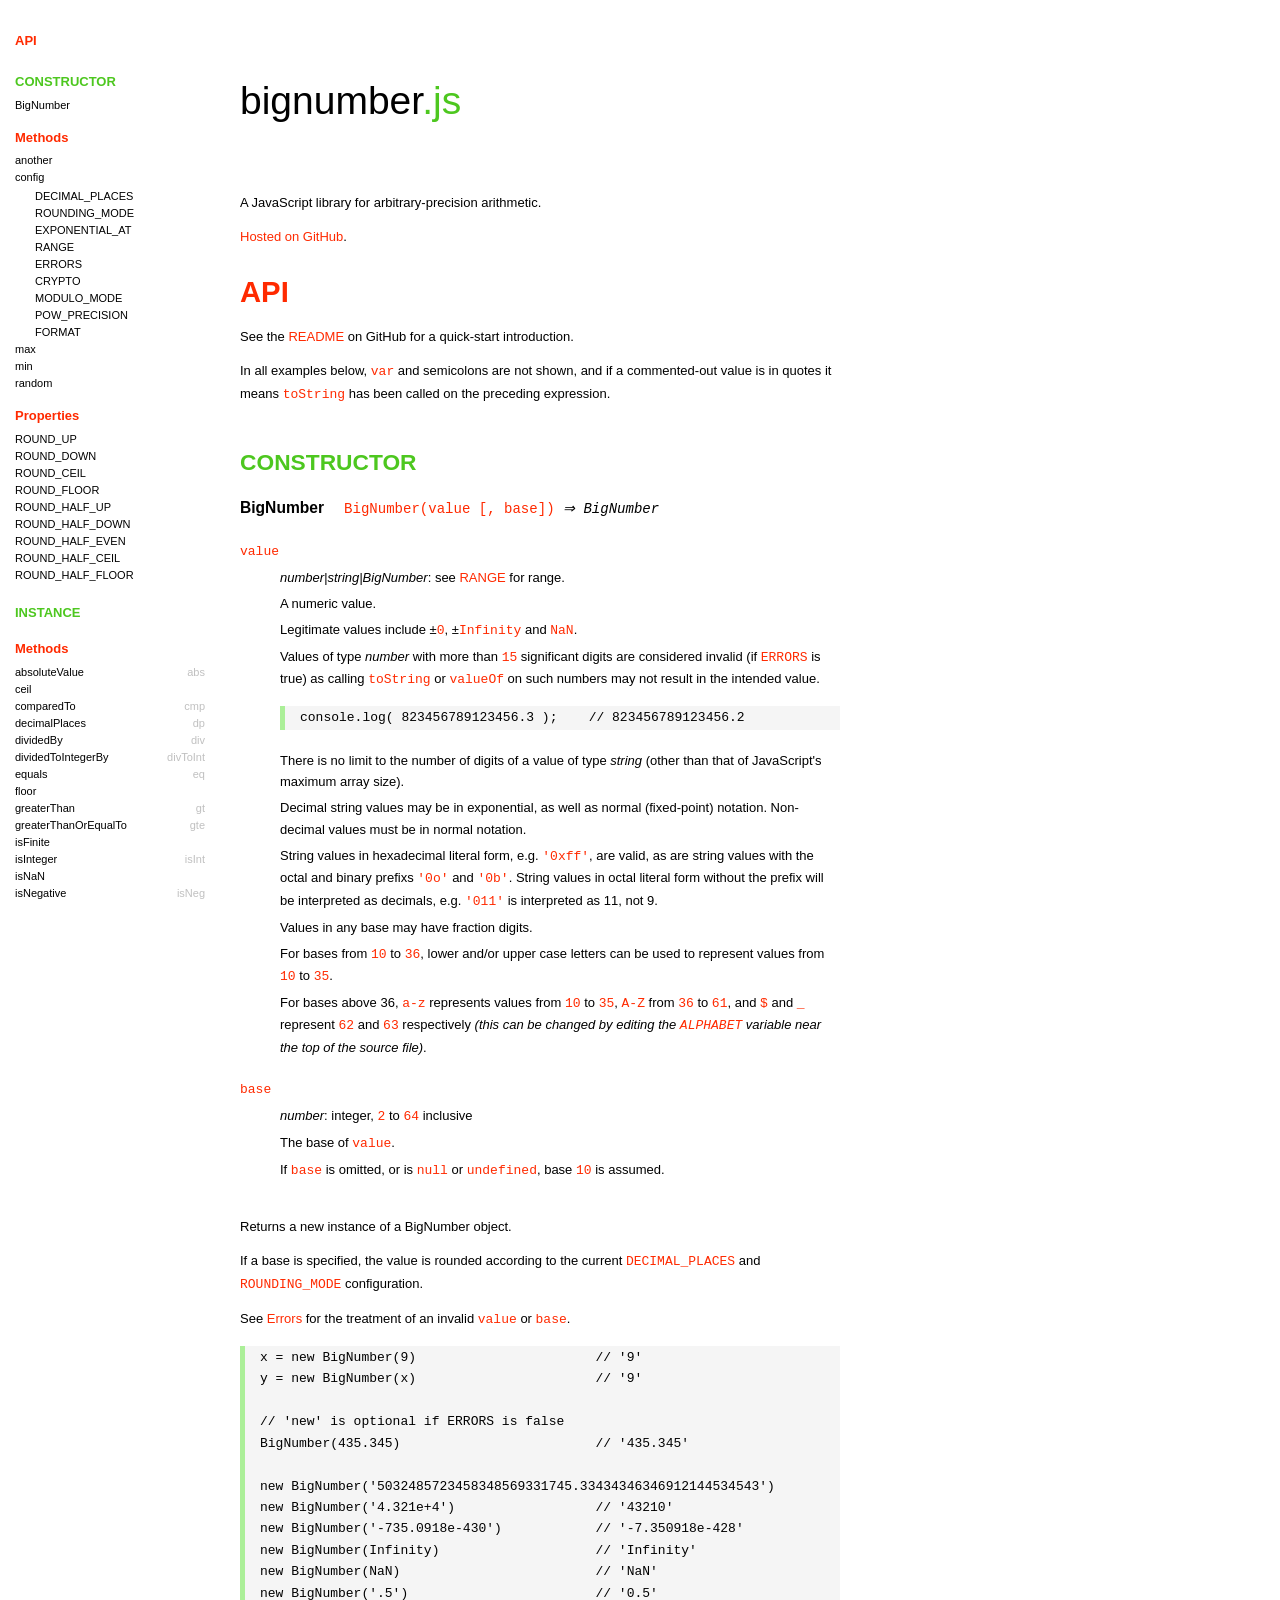
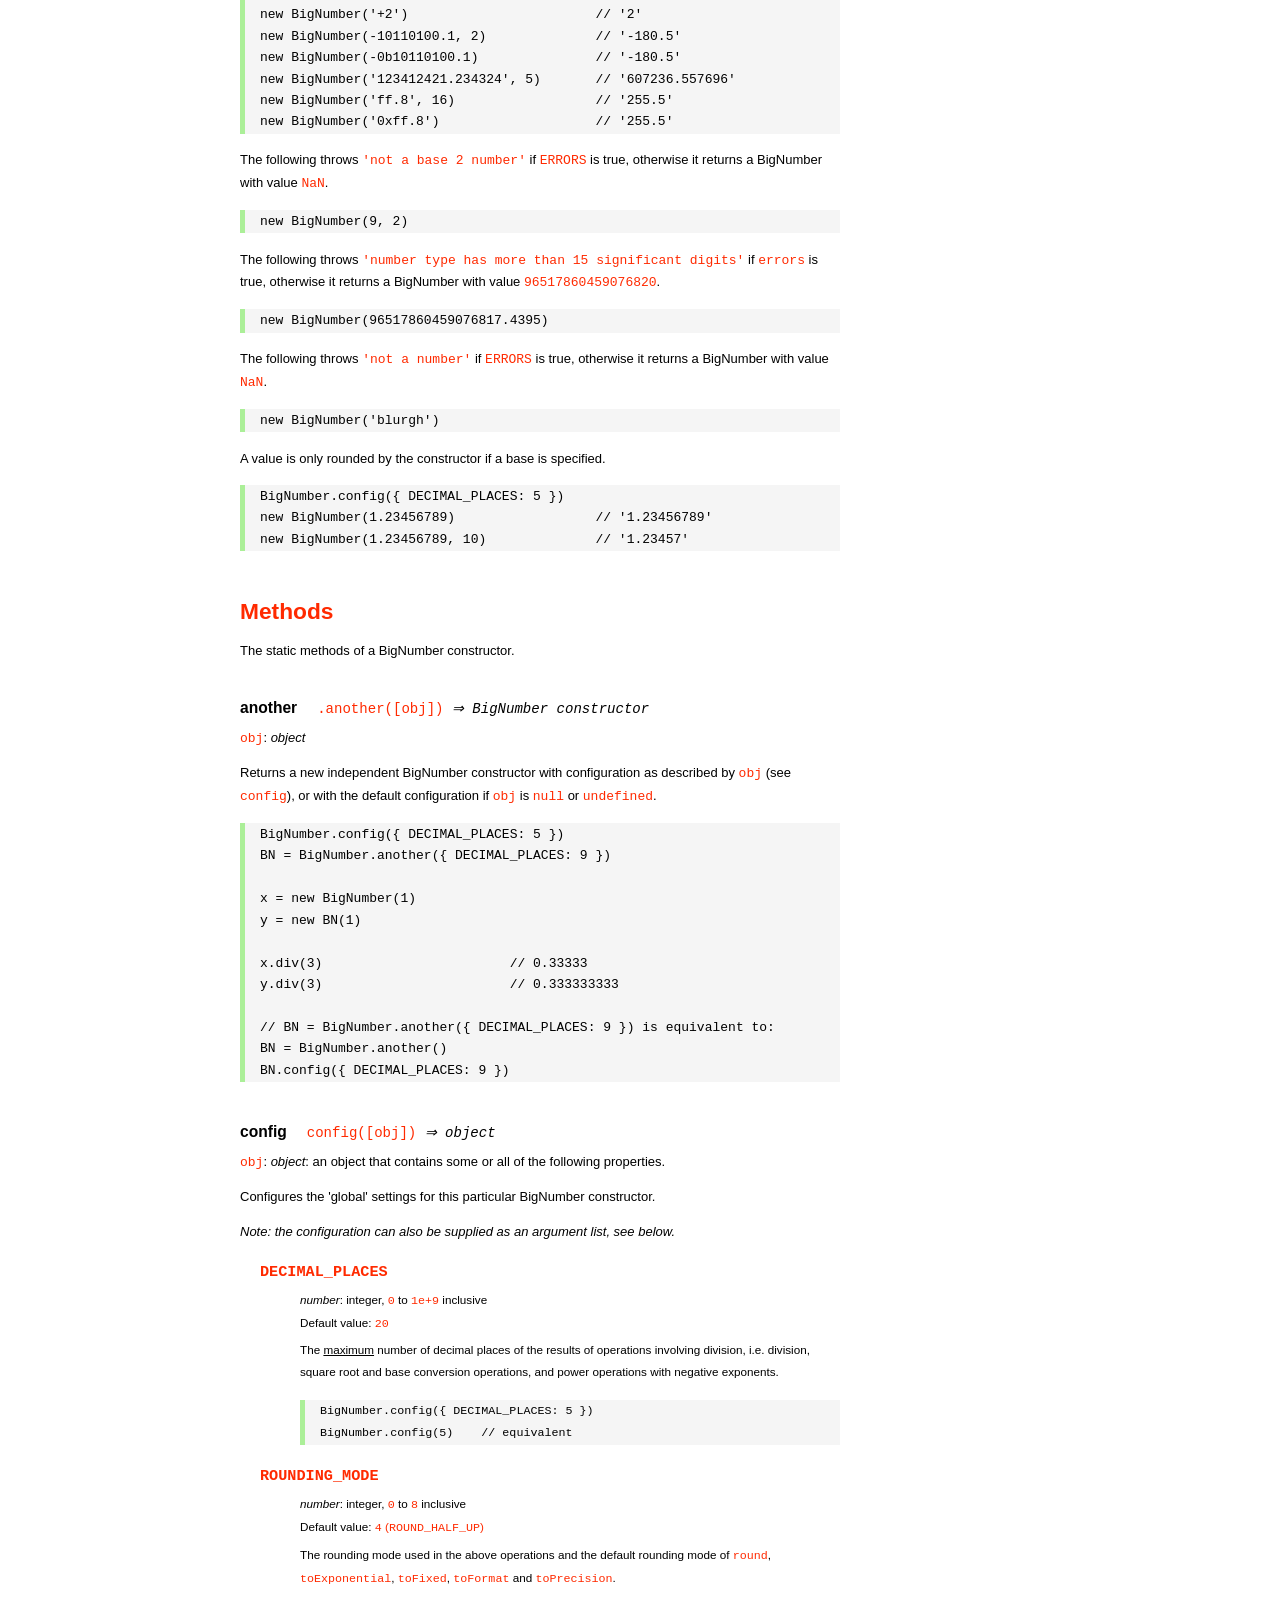
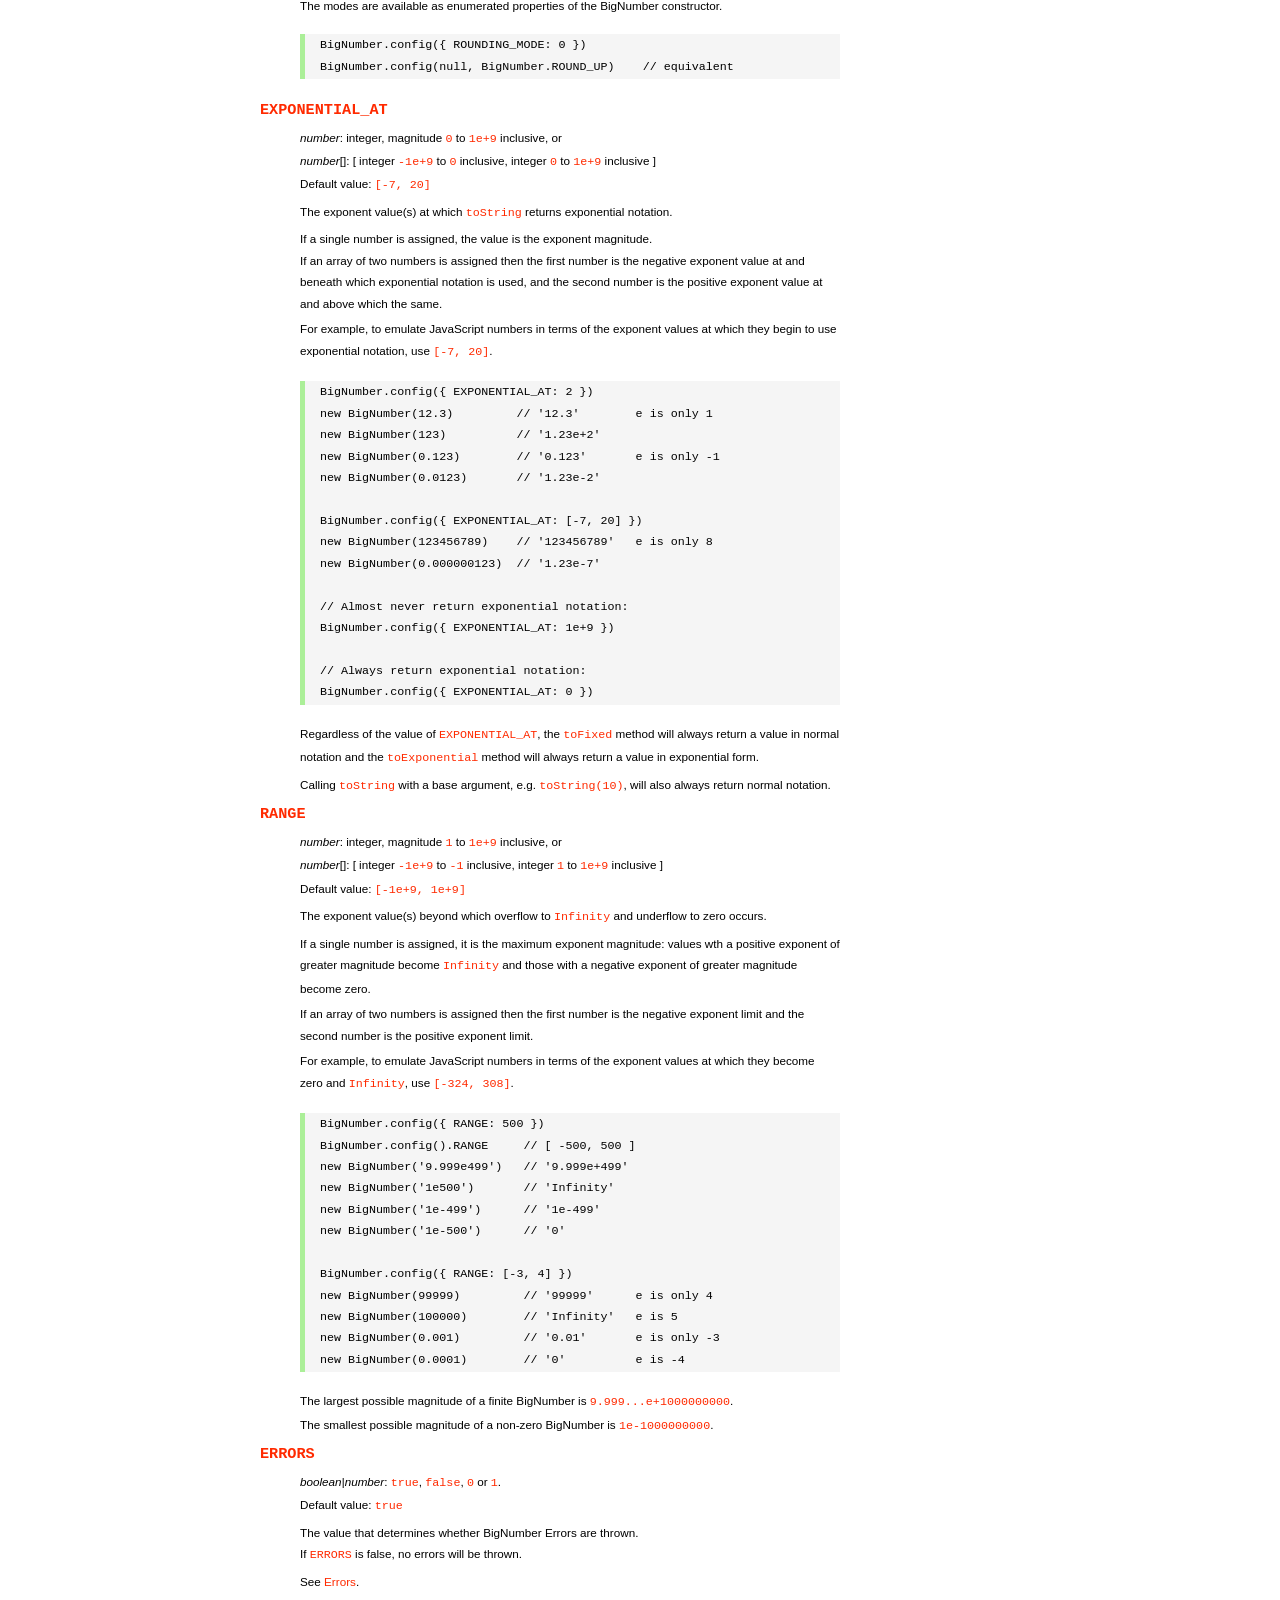
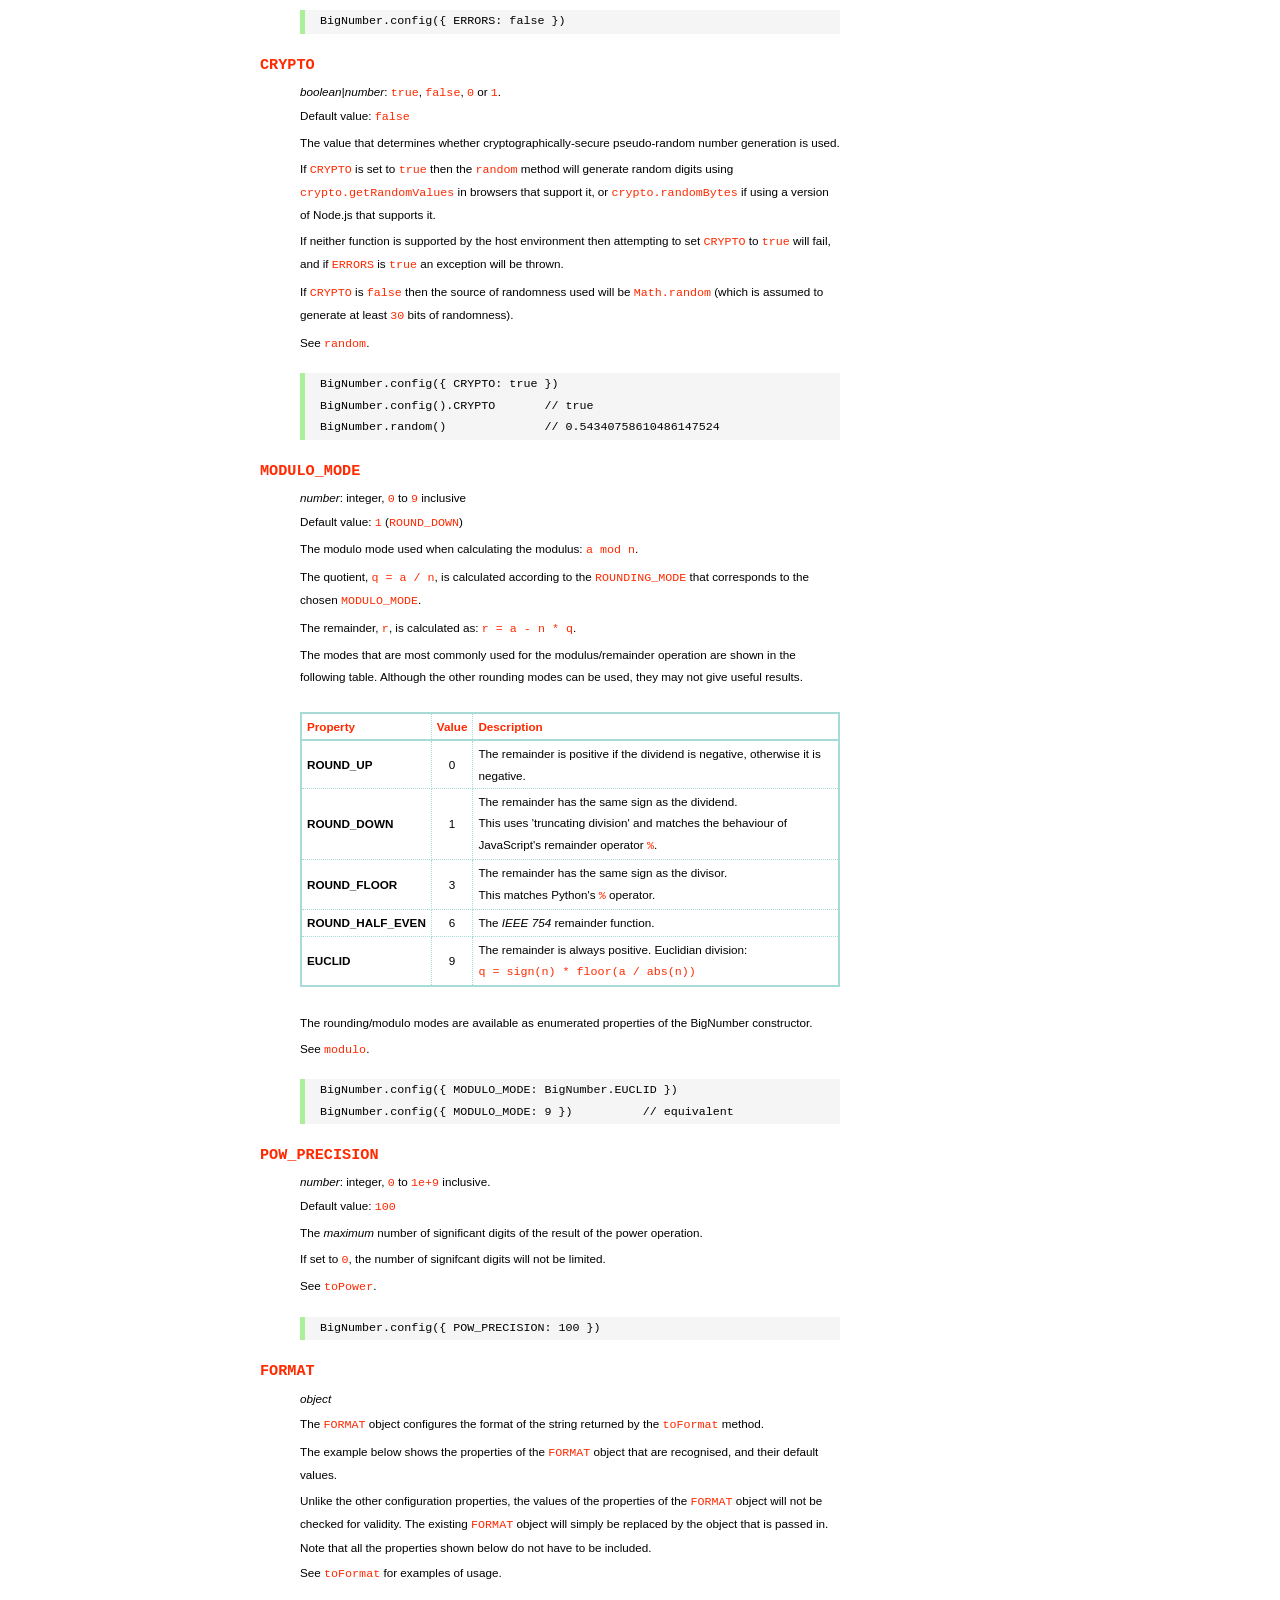
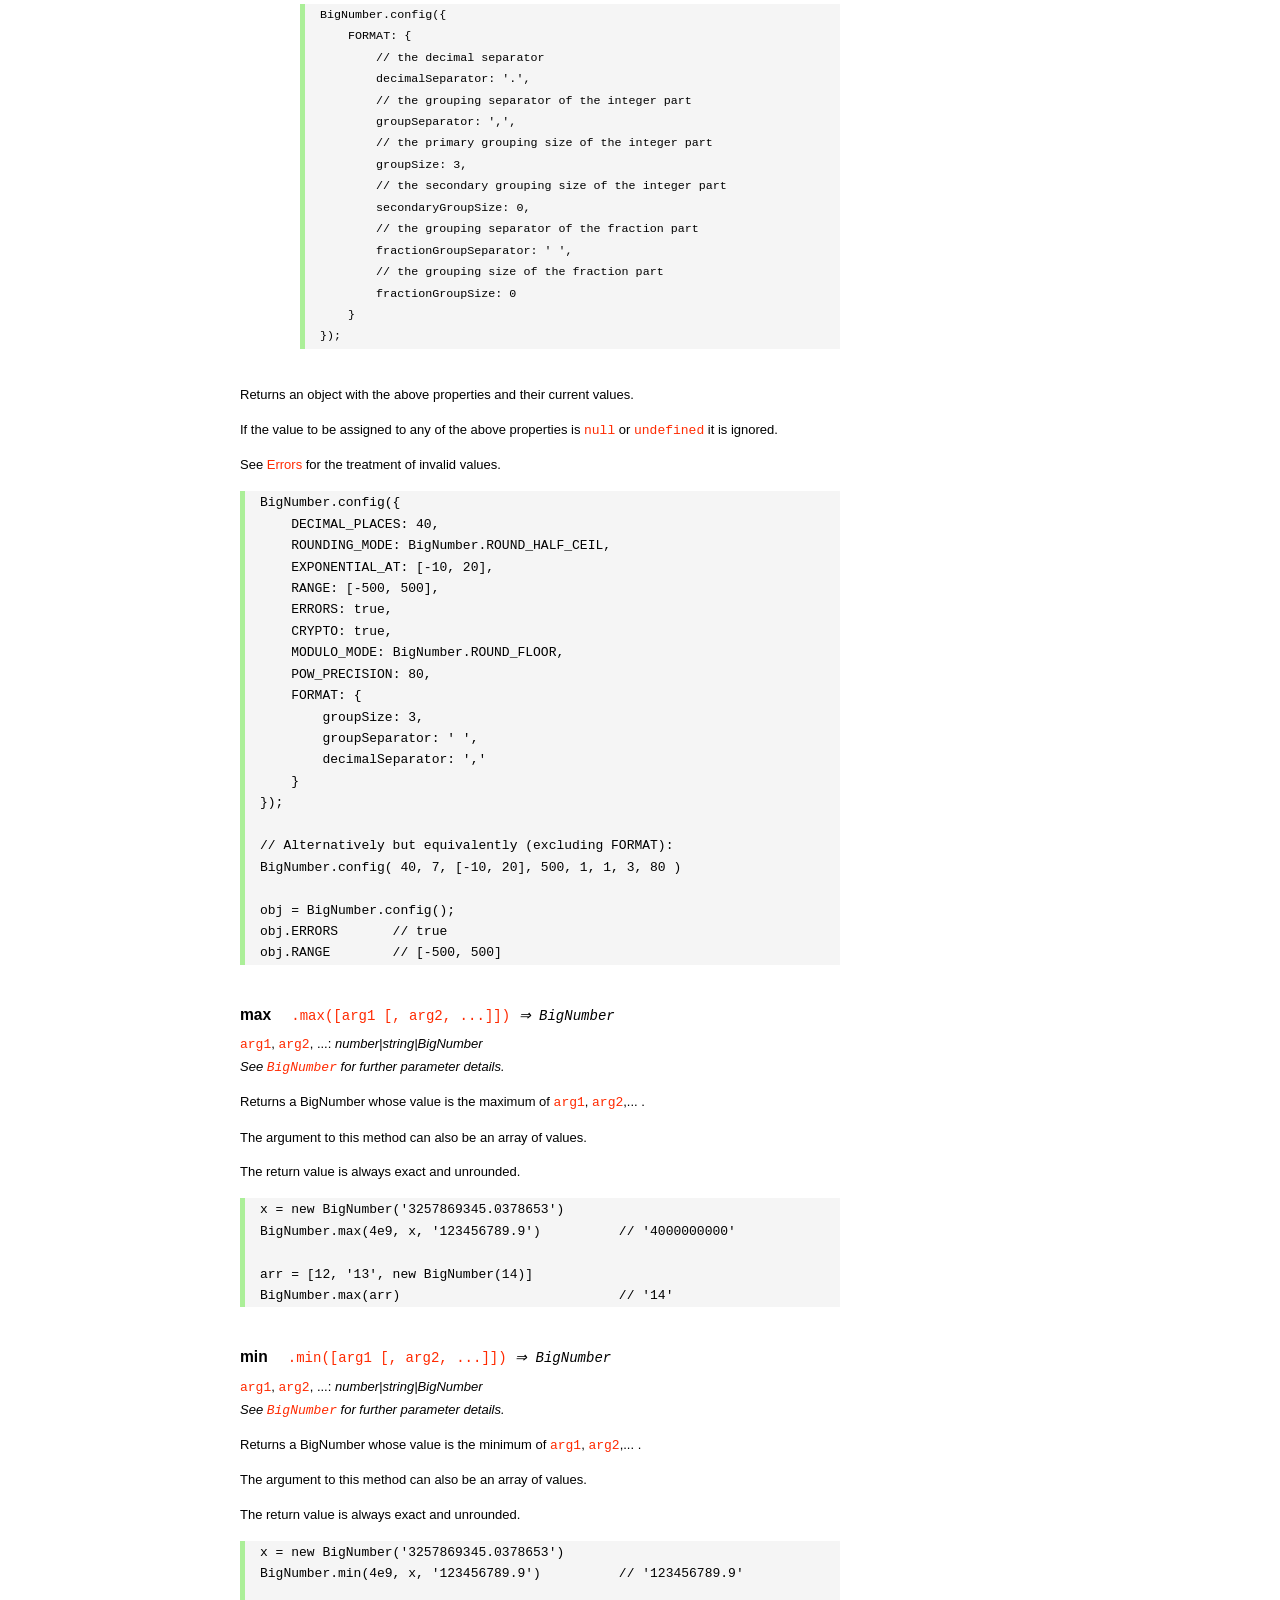
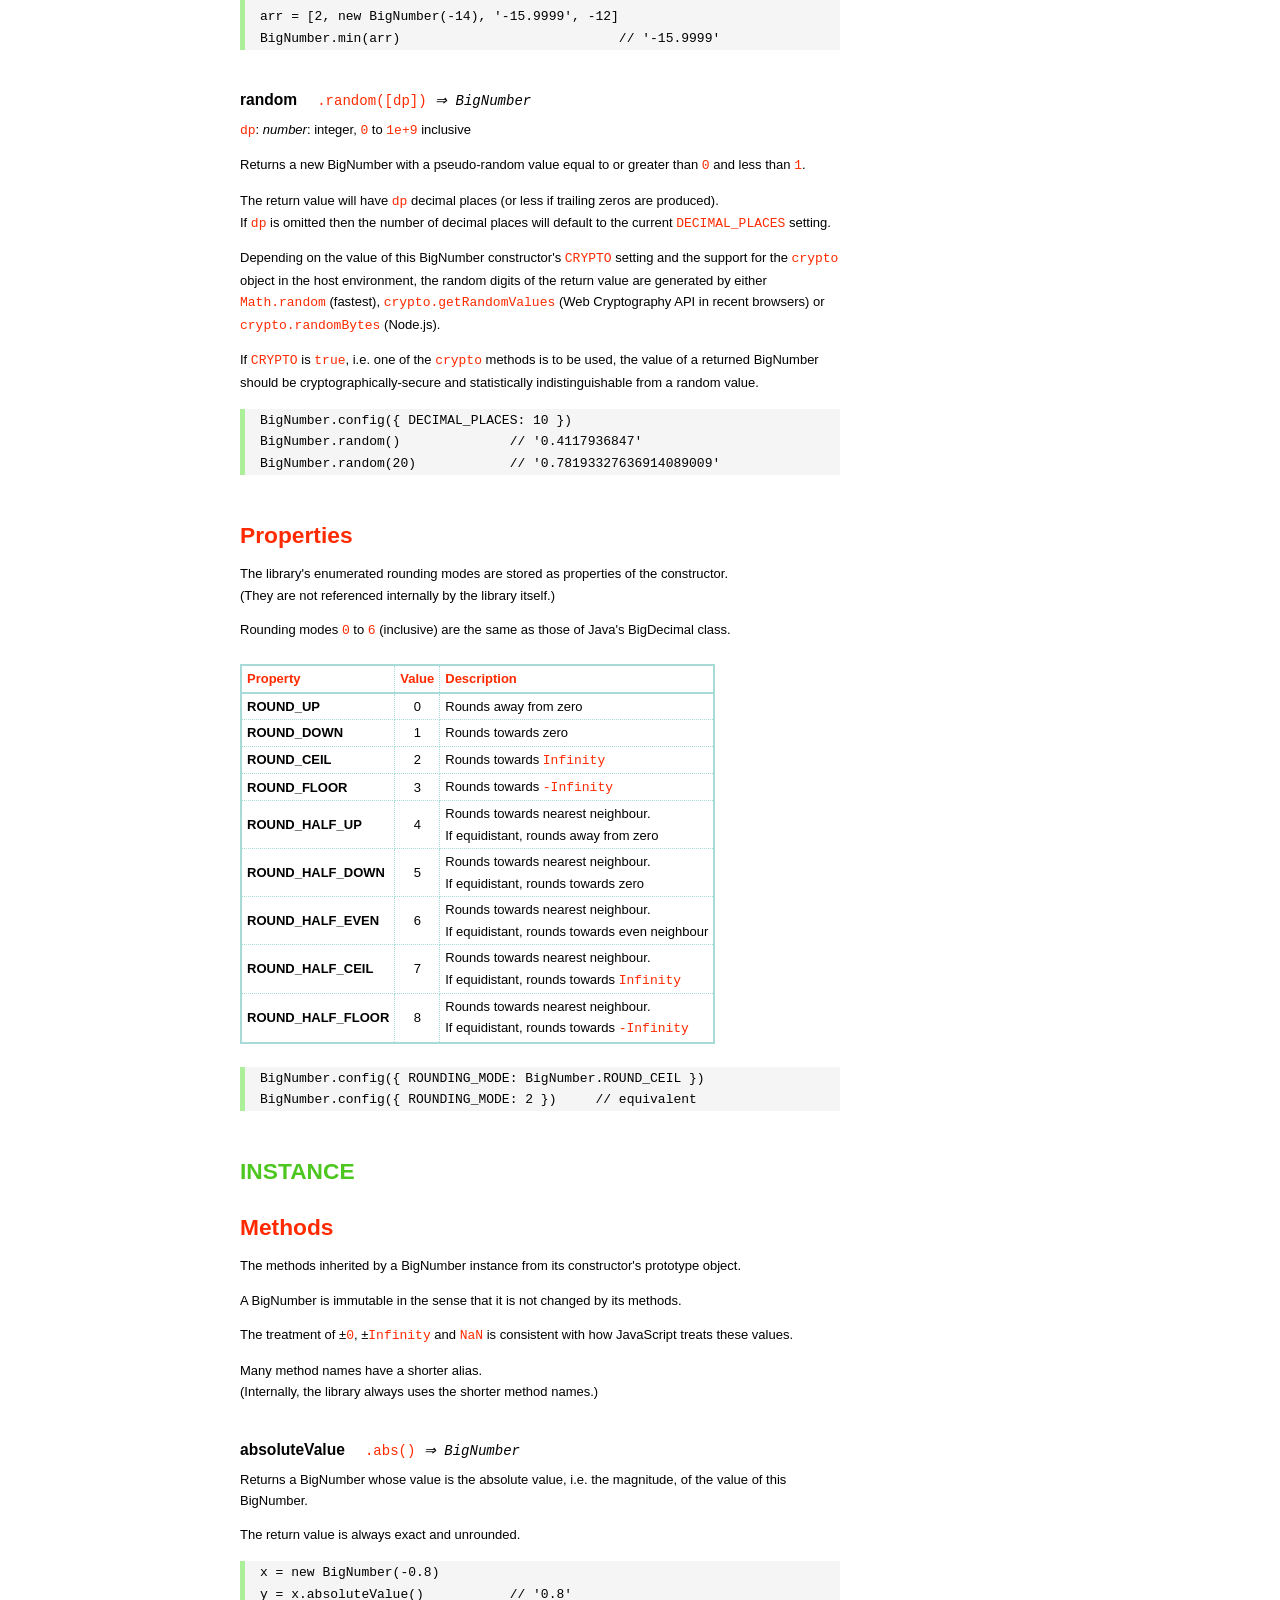
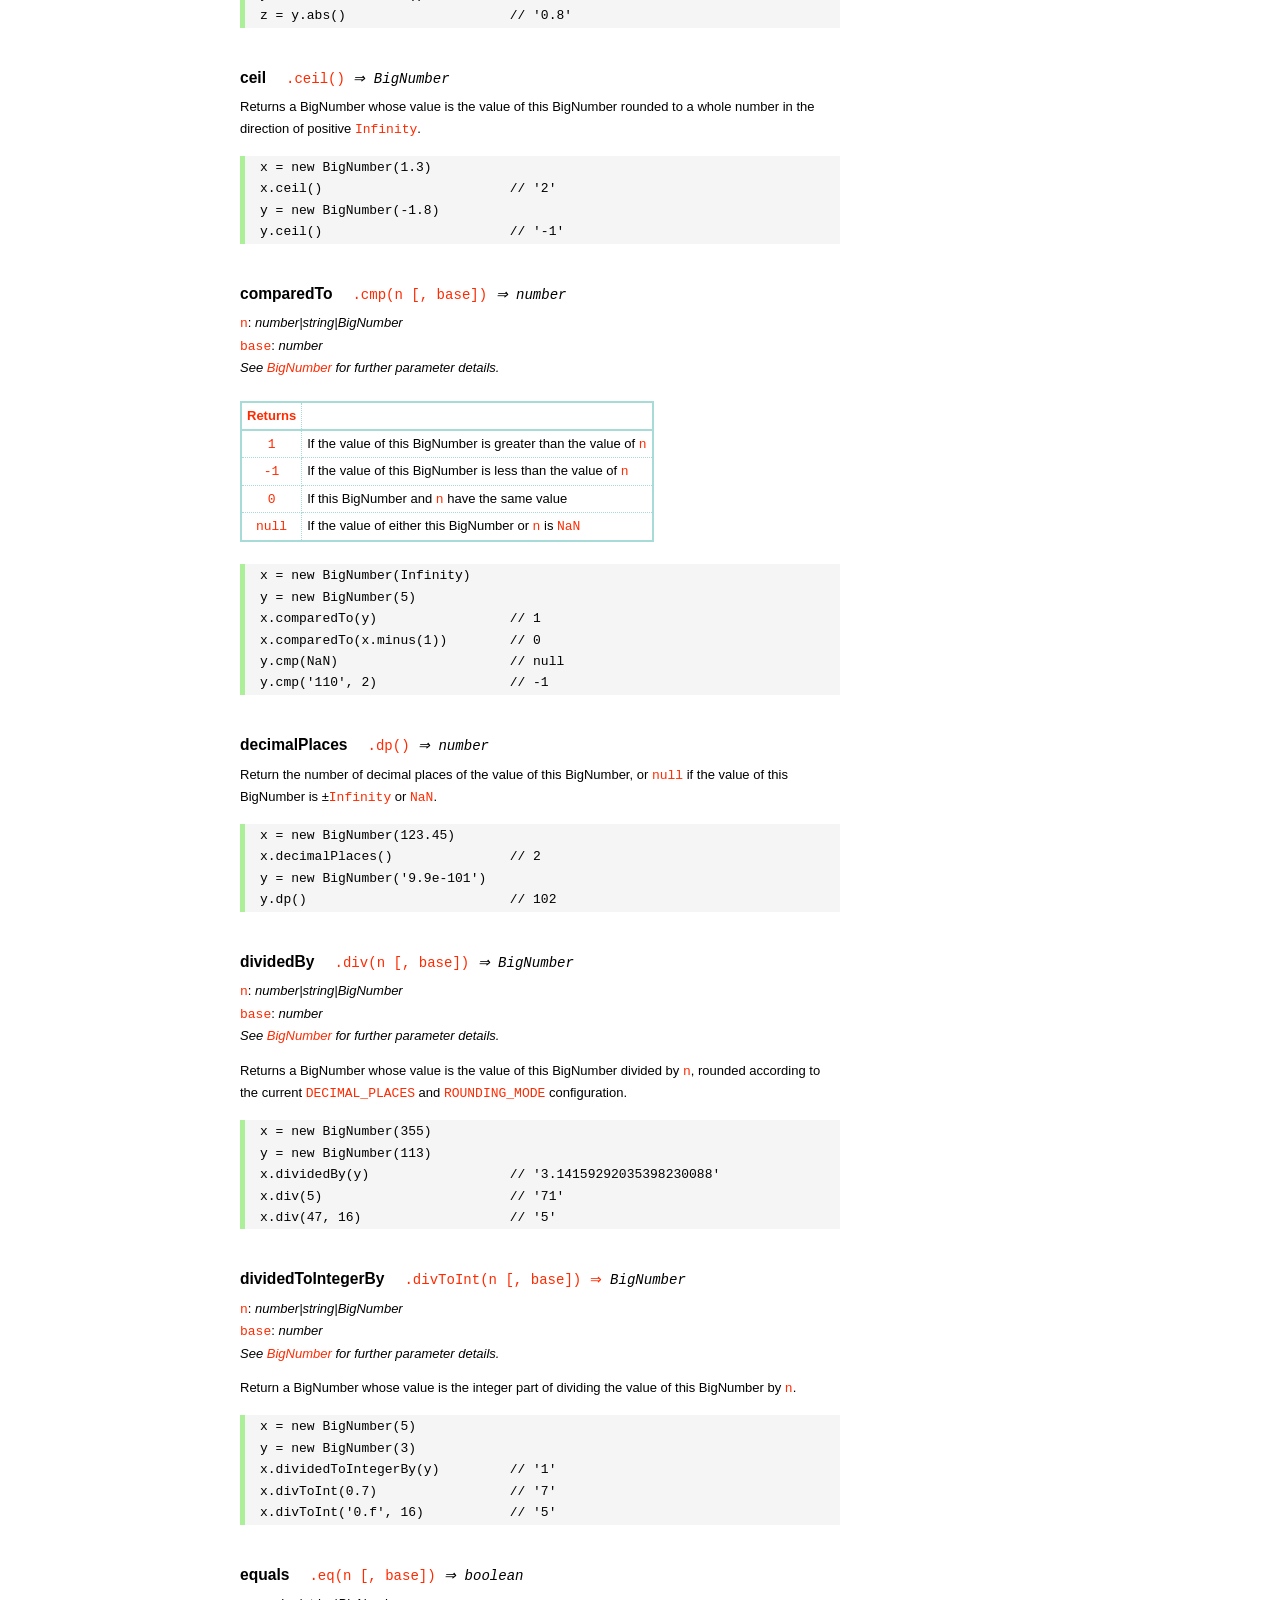
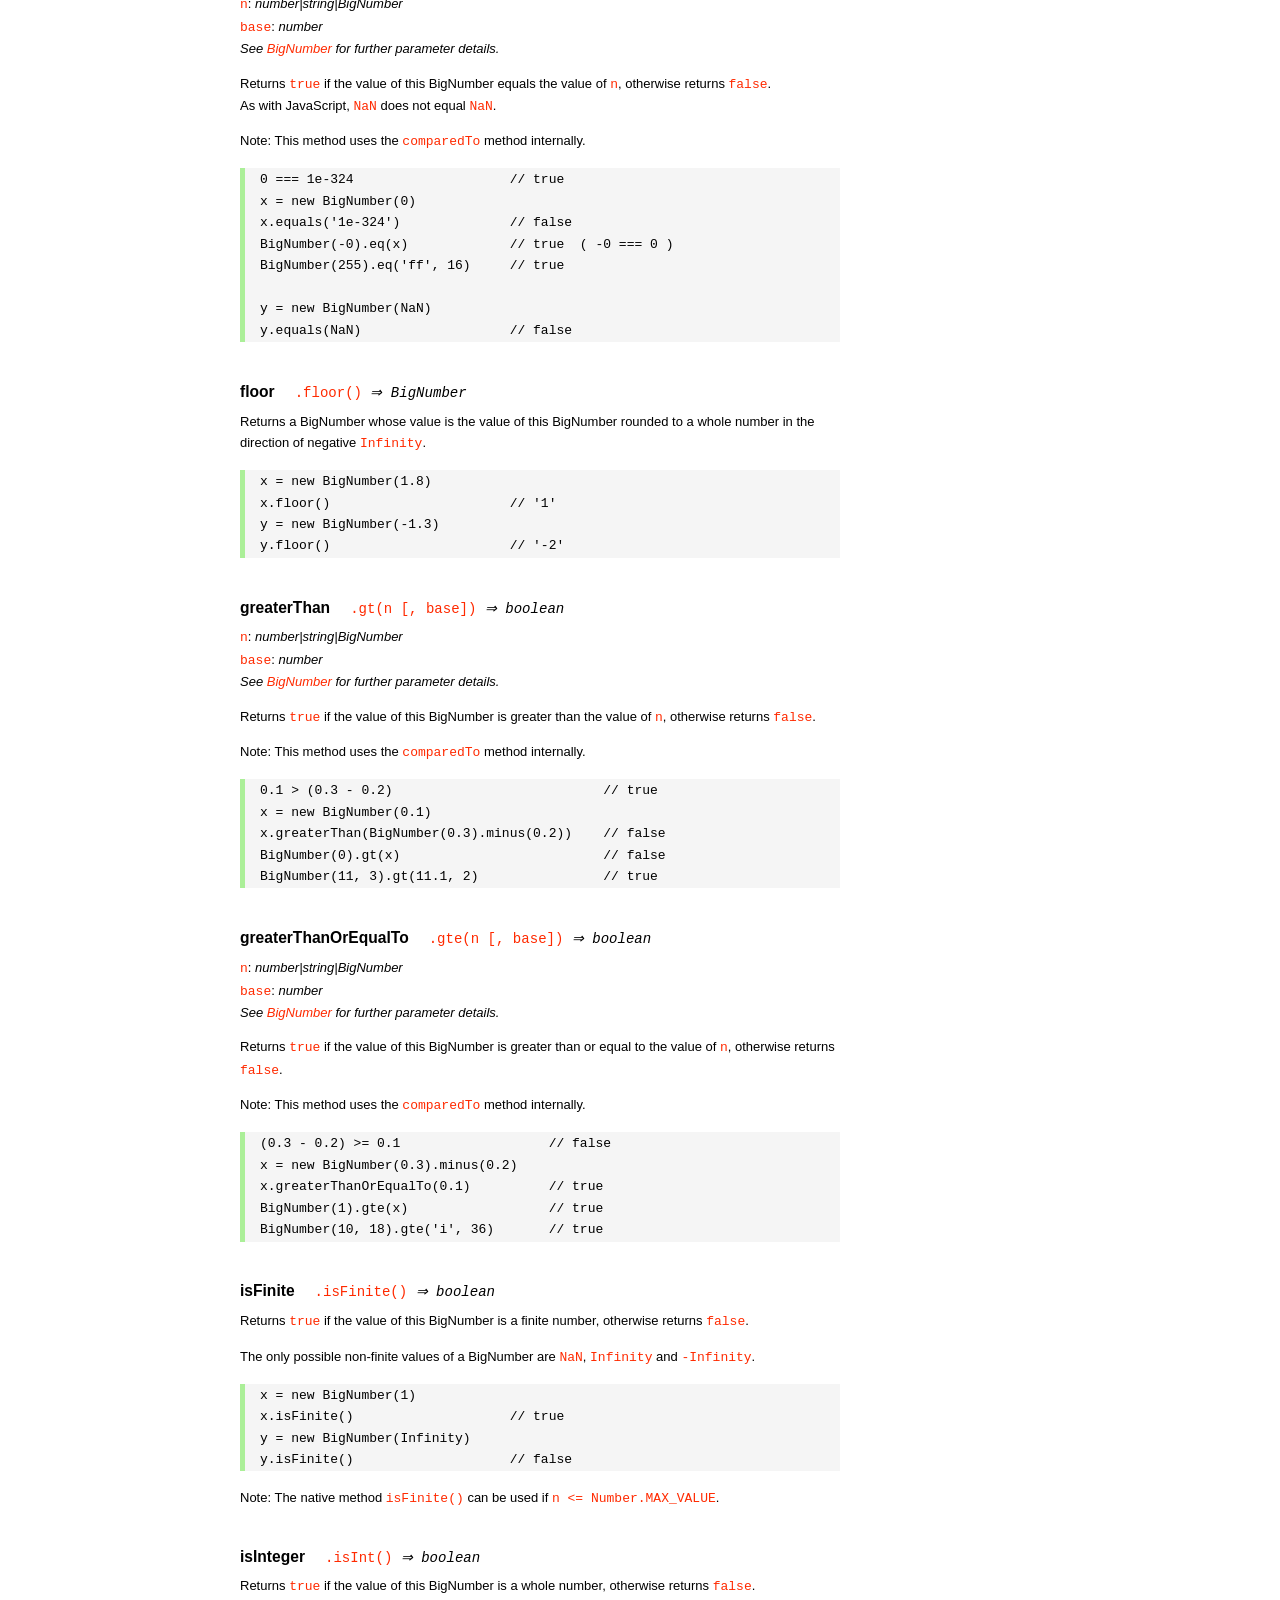
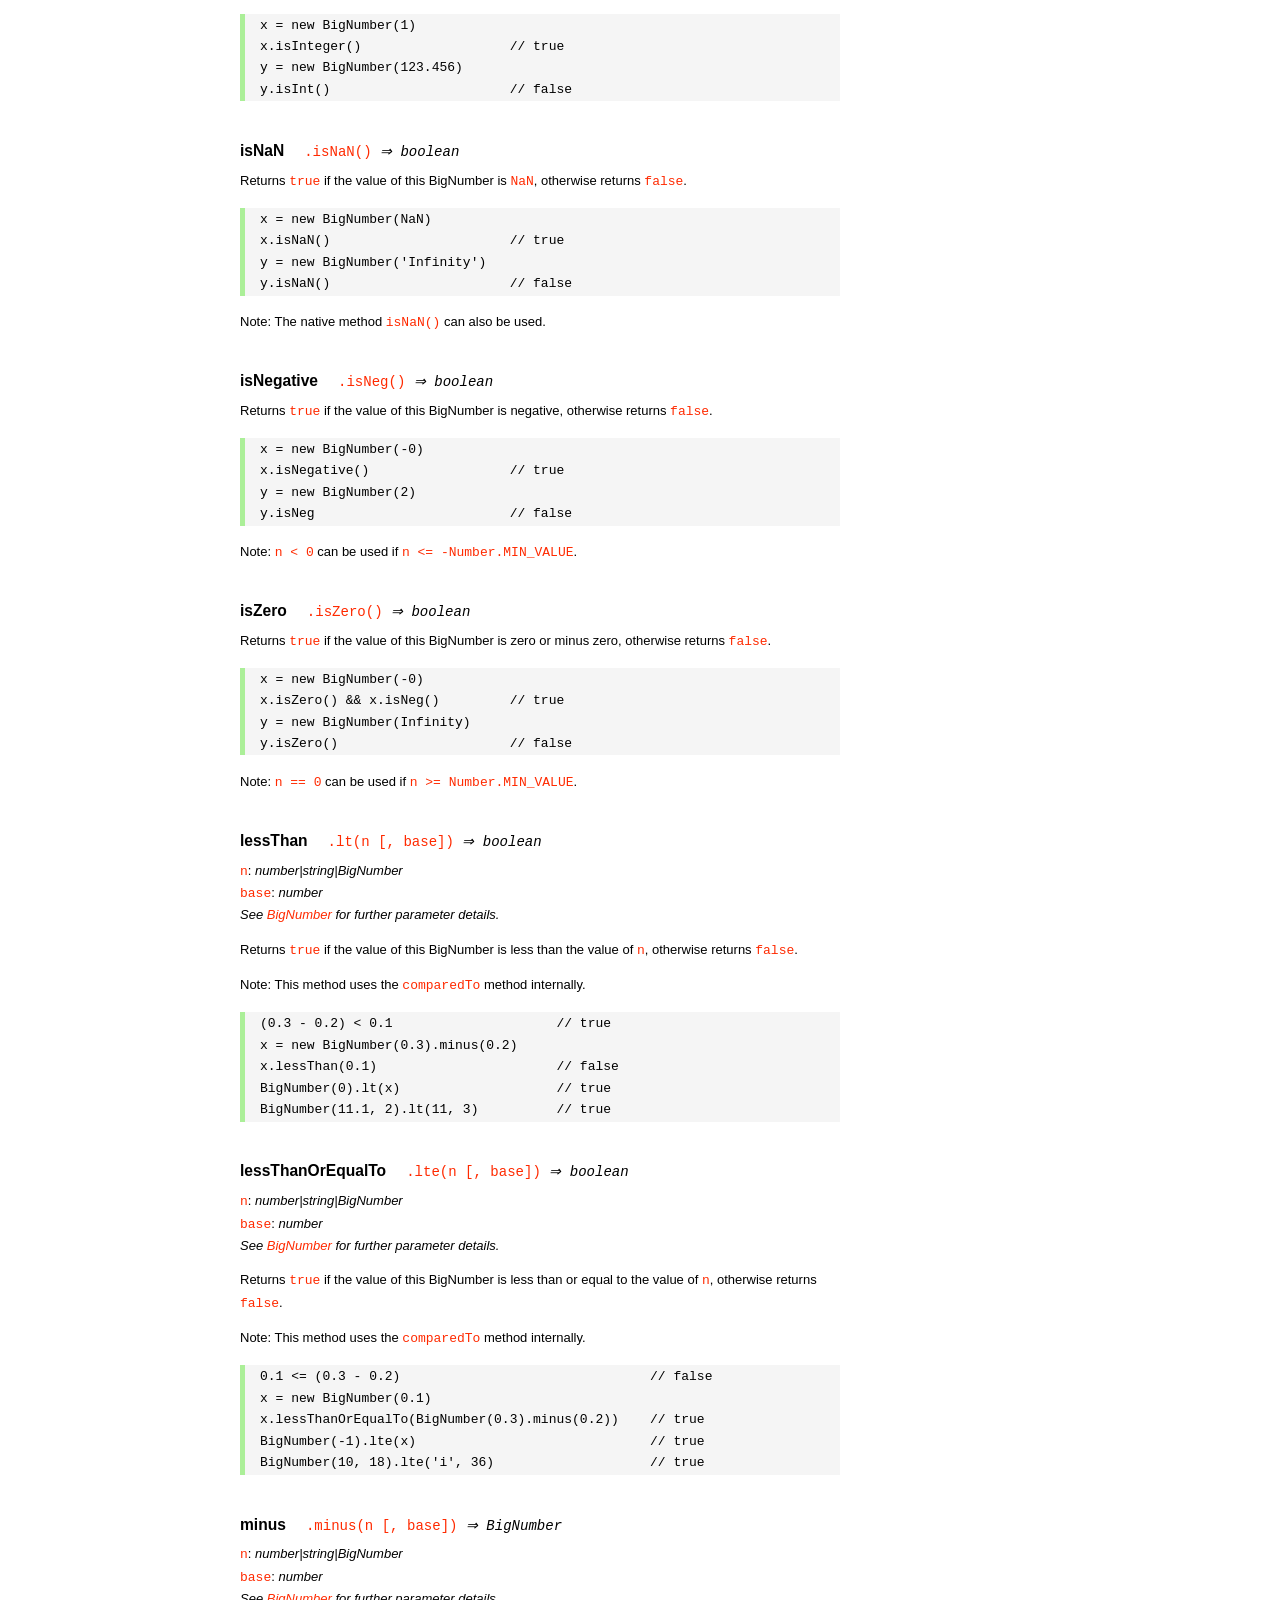
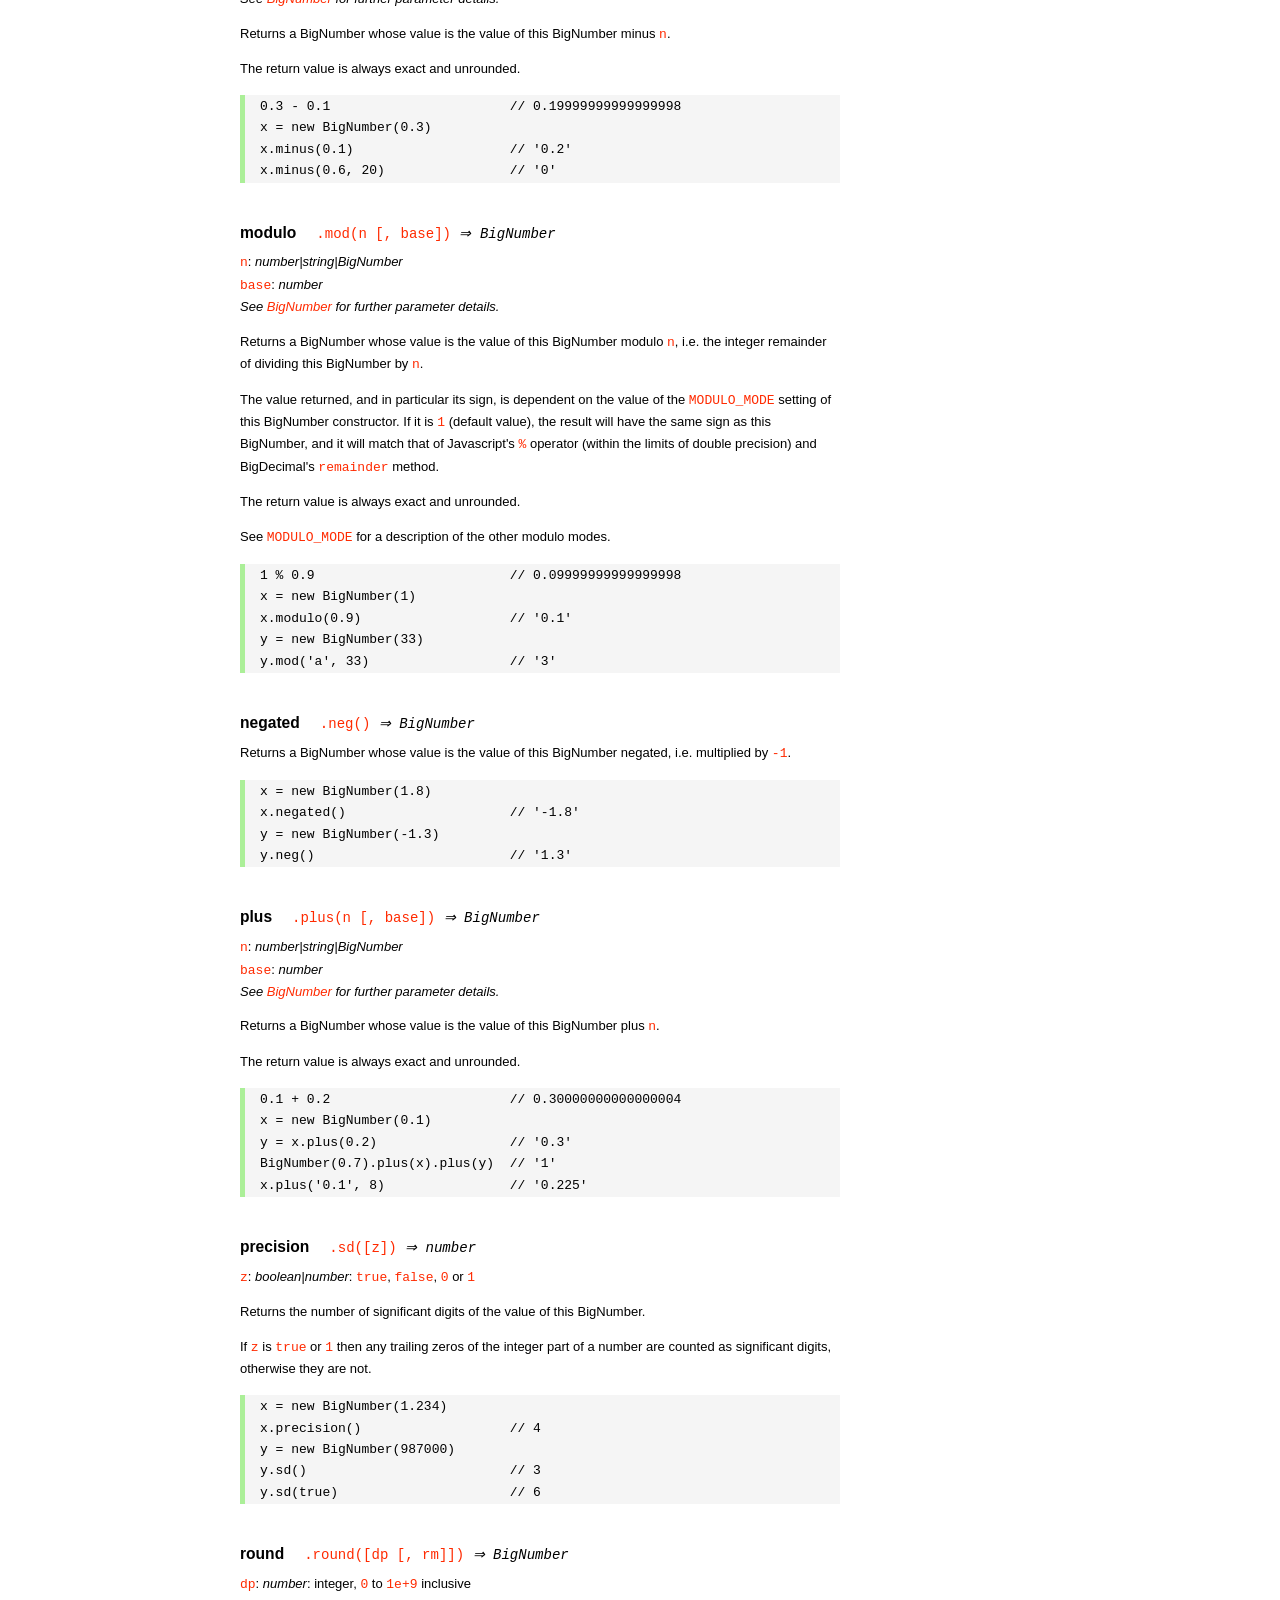
<file: node_modules/mysql/node_modules/bignumber.js/doc/API.html>
<!DOCTYPE HTML>
<html>
<head>
<meta charset="utf-8">
<meta http-equiv="X-UA-Compatible" content="IE=edge">
<meta name="Author" content="M Mclaughlin">
<title>bignumber.js API</title>
<style>
html{font-size:100%}
body{background:#fff;font-family:"Helvetica Neue",Helvetica,Arial,sans-serif;font-size:13px;
  line-height:1.65em;min-height:100%;margin:0}
body,i{color:#000}
.nav{background:#fff;position:fixed;top:0;bottom:0;left:0;width:200px;overflow-y:auto;
  padding:15px 0 30px 15px}
div.container{width:600px;margin:50px 0 50px 240px}
p{margin:0 0 1em;width:600px}
pre,ul{margin:1em 0}
h1,h2,h3,h4,h5{margin:0;padding:1.5em 0 0}
h1,h2{padding:.75em 0}
!h1{font:400 3em Consolas,monaco,monospace;color:#000;margin-bottom:1em}
h1{font:400 3em Verdana,sans-serif;color:#000;margin-bottom:1em}
h2{font-size:2.25em;color:#ff2a00}
h3{font-size:1.75em;color:#4dc71f}
h4{font-size:1.75em;color:#ff2a00;padding-bottom:.75em}
h5{font-size:1.2em;margin-bottom:.4em}
h6{font-size:1.1em;margin-bottom:0.8em;padding:0.5em 0}
dd{padding-top:.35em}
dt{padding-top:.5em}
b{font-weight:700}
dt b{font-size:1.3em}
a,a:visited{color:#ff2a00;text-decoration:none}
a:active,a:hover{outline:0;text-decoration:underline}
.nav a,.nav b,.nav a:visited{display:block;color:#ff2a00;font-weight:700; margin-top:15px}
.nav b{color:#4dc71f;margin-top:20px;cursor:default;width:auto}
ul{list-style-type:none;padding:0 0 0 20px}
.nav ul{line-height:14px;padding-left:0;margin:5px 0 0}
.nav ul a,.nav ul a:visited,span{display:inline;color:#000;font-family:Verdana,Geneva,sans-serif;
  font-size:11px;font-weight:400;margin:0}
.inset,ul.inset{margin-left:20px}
.inset{font-size:.9em}
.nav li{width:auto;margin:0 0 3px}
.alias{font-style:italic;margin-left:20px}
table{border-collapse:collapse;border-spacing:0;border:2px solid #a7dbd8;margin:1.75em 0;padding:0}
td,th{text-align:left;margin:0;padding:2px 5px;border:1px dotted #a7dbd8}
th{border-top:2px solid #a7dbd8;border-bottom:2px solid #a7dbd8;color:#ff2a00}
code,pre{font-family:Consolas, monaco, monospace;font-weight:400}
pre{background:#f5f5f5;white-space:pre-wrap;word-wrap:break-word;border-left:5px solid #abef98;
  padding:1px 0 1px 15px;margin:1.2em 0}
code,.nav-title{color:#ff2a00}
.end{margin-bottom:25px}
.centre{text-align:center}
.error-table{font-size:13px;width:100%}
#faq{margin:3em 0 0}
li span{float:right;margin-right:10px;color:#c0c0c0}
#js{font:inherit;color:#4dc71f}
</style>
</head>
<body>

  <div class="nav">

    <a class='nav-title' href="#">API</a>

    <b> CONSTRUCTOR </b>
    <ul>
      <li><a href="#bignumber">BigNumber</a></li>
    </ul>

    <a href="#methods">Methods</a>
    <ul>
      <li><a href="#another">another</a></li>
      <li><a href="#config" >config</a></li>
      <li>
        <ul class="inset">
          <li><a href="#decimal-places">DECIMAL_PLACES</a></li>
          <li><a href="#rounding-mode" >ROUNDING_MODE</a></li>
          <li><a href="#exponential-at">EXPONENTIAL_AT</a></li>
          <li><a href="#range"         >RANGE</a></li>
          <li><a href="#errors"        >ERRORS</a></li>
          <li><a href="#crypto"        >CRYPTO</a></li>
          <li><a href="#modulo-mode"   >MODULO_MODE</a></li>
          <li><a href="#pow-precision" >POW_PRECISION</a></li>
          <li><a href="#format"        >FORMAT</a></li>
        </ul>
      </li>
      <li><a href="#max"    >max</a></li>
      <li><a href="#min"    >min</a></li>
      <li><a href="#random" >random</a></li>
    </ul>

    <a href="#constructor-properties">Properties</a>
    <ul>
      <li><a href="#round-up"        >ROUND_UP</a></li>
      <li><a href="#round-down"      >ROUND_DOWN</a></li>
      <li><a href="#round-ceil"      >ROUND_CEIL</a></li>
      <li><a href="#round-floor"     >ROUND_FLOOR</a></li>
      <li><a href="#round-half-up"   >ROUND_HALF_UP</a></li>
      <li><a href="#round-half-down" >ROUND_HALF_DOWN</a></li>
      <li><a href="#round-half-even" >ROUND_HALF_EVEN</a></li>
      <li><a href="#round-half-ceil" >ROUND_HALF_CEIL</a></li>
      <li><a href="#round-half-floor">ROUND_HALF_FLOOR</a></li>
    </ul>

    <b> INSTANCE </b>

    <a href="#prototype-methods">Methods</a>
    <ul>
      <li><a href="#abs"    >absoluteValue       </a><span>abs</span>     </li>
      <li><a href="#ceil"   >ceil                </a>                     </li>
      <li><a href="#cmp"    >comparedTo          </a><span>cmp</span>     </li>
      <li><a href="#dp"     >decimalPlaces       </a><span>dp</span>      </li>
      <li><a href="#div"    >dividedBy           </a><span>div</span>     </li>
      <li><a href="#divInt" >dividedToIntegerBy  </a><span>divToInt</span></li>
      <li><a href="#eq"     >equals              </a><span>eq</span>      </li>
      <li><a href="#floor"  >floor               </a>                     </li>
      <li><a href="#gt"     >greaterThan         </a><span>gt</span>      </li>
      <li><a href="#gte"    >greaterThanOrEqualTo</a><span>gte</span>     </li>
      <li><a href="#isF"    >isFinite            </a>                     </li>
      <li><a href="#isInt"  >isInteger           </a><span>isInt</span>   </li>
      <li><a href="#isNaN"  >isNaN               </a>                     </li>
      <li><a href="#isNeg"  >isNegative          </a><span>isNeg</span>   </li>
      <li><a href="#isZ"    >isZero              </a>                     </li>
      <li><a href="#lt"     >lessThan            </a><span>lt</span>      </li>
      <li><a href="#lte"    >lessThanOrEqualTo   </a><span>lte</span>     </li>
      <li><a href="#minus"  >minus               </a><span>sub</span>     </li>
      <li><a href="#mod"    >modulo              </a><span>mod</span>     </li>
      <li><a href="#neg"    >negated             </a><span>neg</span>     </li>
      <li><a href="#plus"   >plus                </a><span>add</span>     </li>
      <li><a href="#sd"     >precision           </a><span>sd</span>      </li>
      <li><a href="#round"  >round               </a>                     </li>
      <li><a href="#shift"  >shift               </a>                     </li>
      <li><a href="#sqrt"   >squareRoot          </a><span>sqrt</span>    </li>
      <li><a href="#times"  >times               </a><span>mul</span>     </li>
      <li><a href="#toD"    >toDigits            </a>                     </li>
      <li><a href="#toE"    >toExponential       </a>                     </li>
      <li><a href="#toFix"  >toFixed             </a>                     </li>
      <li><a href="#toFor"  >toFormat            </a>                     </li>
      <li><a href="#toFr"   >toFraction          </a>                     </li>
      <li><a href="#toJSON" >toJSON              </a>                     </li>
      <li><a href="#toN"    >toNumber            </a>                     </li>
      <li><a href="#pow"    >toPower             </a><span>pow</span>     </li>
      <li><a href="#toP"    >toPrecision         </a>                     </li>
      <li><a href="#toS"    >toString            </a>                     </li>
      <li><a href="#trunc"  >truncated           </a><span>trunc</span>   </li>
      <li><a href="#valueOf">valueOf             </a>                     </li>
    </ul>

    <a href="#instance-properties">Properties</a>
    <ul>
      <li><a href="#coefficient">c: coefficient</a></li>
      <li><a href="#exponent"   >e: exponent</a></li>
      <li><a href="#sign"       >s: sign</a></li>
    </ul>

    <a href="#zero-nan-infinity">Zero, NaN &amp; Infinity</a>
    <a href="#Errors">Errors</a>
    <a class='end' href="#faq">FAQ</a>

  </div>

  <div class="container">

    <h1>bignumber<span id='js'>.js</span></h1>

    <p>A JavaScript library for arbitrary-precision arithmetic.</p>
    <p><a href="https://github.com/MikeMcl/bignumber.js">Hosted on GitHub</a>. </p>

    <h2>API</h2>

    <p>
      See the <a href='https://github.com/MikeMcl/bignumber.js'>README</a> on GitHub for a
      quick-start introduction.
    </p>
    <p>
      In all examples below, <code>var</code> and semicolons are not shown, and if a commented-out
      value is in quotes it means <code>toString</code> has been called on the preceding expression.
    </p>


    <h3>CONSTRUCTOR</h3>

    <h5 id="bignumber">
      BigNumber<code class='inset'>BigNumber(value [, base]) <i>&rArr; BigNumber</i></code>
    </h5>
    <dl>
      <dt><code>value</code></dt>
      <dd>
        <i>number|string|BigNumber</i>: see <a href='#range'>RANGE</a> for
        range.
      </dd>
      <dd>
        A numeric value.
      </dd>
      <dd>
        Legitimate values include &plusmn;<code>0</code>, &plusmn;<code>Infinity</code> and
        <code>NaN</code>.
      </dd>
      <dd>
        Values of type <em>number</em> with more than <code>15</code> significant digits are
        considered invalid (if <a href='#errors'><code>ERRORS</code></a> is true) as calling
        <code><a href='#toS'>toString</a></code> or <code><a href='#valueOf'>valueOf</a></code> on
        such numbers may not result in the intended value.
        <pre>console.log( 823456789123456.3 );    // 823456789123456.2</pre>
      </dd>
      <dd>
        There is no limit to the number of digits of a value of type <em>string</em> (other than
        that of JavaScript's maximum array size).
      </dd>
      <dd>
        Decimal string values may be in exponential, as well as normal (fixed-point) notation.
        Non-decimal values must be in normal notation.
      </dd>
      <dd>
        String values in hexadecimal literal form, e.g. <code>'0xff'</code>, are valid, as are
        string values with the octal and binary prefixs <code>'0o'</code> and <code>'0b'</code>.
        String values in octal literal form without the prefix will be interpreted as
        decimals, e.g. <code>'011'</code> is interpreted as 11, not 9.
      </dd>
      <dd>Values in any base may have fraction digits.</dd>
      <dd>
        For bases from <code>10</code> to <code>36</code>, lower and/or upper case letters can be
        used to represent values from <code>10</code> to <code>35</code>.
      </dd>
      <dd>
        For bases above 36, <code>a-z</code> represents values from <code>10</code> to
        <code>35</code>, <code>A-Z</code> from <code>36</code> to <code>61</code>, and
        <code>$</code> and <code>_</code> represent <code>62</code> and <code>63</code> respectively
        <i>(this can be changed by editing the <code>ALPHABET</code> variable near the top of the
        source file)</i>.
      </dd>
    </dl>
    <dl>
      <dt><code>base</code></dt>
      <dd>
        <i>number</i>: integer, <code>2</code> to <code>64</code> inclusive
      </dd>
      <dd>The base of <code>value</code>.</dd>
      <dd>
        If <code>base</code> is omitted, or is <code>null</code> or <code>undefined</code>, base
        <code>10</code> is assumed.
      </dd>
    </dl>
    <br />
    <p>Returns a new instance of a BigNumber object.</p>
    <p>
      If a base is specified, the value is rounded according to
      the current <a href='#decimal-places'><code>DECIMAL_PLACES</code></a> and
      <a href='#rounding-mode'><code>ROUNDING_MODE</code></a> configuration.
    </p>
    <p>
      See <a href='#Errors'>Errors</a> for the treatment of an invalid <code>value</code> or
      <code>base</code>.
    </p>
    <pre>
x = new BigNumber(9)                       // '9'
y = new BigNumber(x)                       // '9'

// 'new' is optional if ERRORS is false
BigNumber(435.345)                         // '435.345'

new BigNumber('5032485723458348569331745.33434346346912144534543')
new BigNumber('4.321e+4')                  // '43210'
new BigNumber('-735.0918e-430')            // '-7.350918e-428'
new BigNumber(Infinity)                    // 'Infinity'
new BigNumber(NaN)                         // 'NaN'
new BigNumber('.5')                        // '0.5'
new BigNumber('+2')                        // '2'
new BigNumber(-10110100.1, 2)              // '-180.5'
new BigNumber(-0b10110100.1)               // '-180.5'
new BigNumber('123412421.234324', 5)       // '607236.557696'
new BigNumber('ff.8', 16)                  // '255.5'
new BigNumber('0xff.8')                    // '255.5'</pre>
    <p>
      The following throws <code>'not a base 2 number'</code> if
      <a href='#errors'><code>ERRORS</code></a> is true, otherwise it returns a BigNumber with value
      <code>NaN</code>.
    </p>
    <pre>new BigNumber(9, 2)</pre>
    <p>
      The following throws <code>'number type has more than 15 significant digits'</code> if
      <a href='#errors'><code>errors</code></a> is true, otherwise it returns a BigNumber with value
      <code>96517860459076820</code>.
    </p>
    <pre>new BigNumber(96517860459076817.4395)</pre>
    <p>
      The following throws <code>'not a number'</code> if <a href='#errors'><code>ERRORS</code></a>
      is true, otherwise it returns a BigNumber with value <code>NaN</code>.
    </p>
    <pre>new BigNumber('blurgh')</pre>
    <p>
      A value is only rounded by the constructor if a base is specified.
    </p>
    <pre>BigNumber.config({ DECIMAL_PLACES: 5 })
new BigNumber(1.23456789)                  // '1.23456789'
new BigNumber(1.23456789, 10)              // '1.23457'</pre>



    <h4 id="methods">Methods</h4>
     <p>The static methods of a BigNumber constructor.</p>




    <h5 id="another">
       another<code class='inset'>.another([obj]) <i>&rArr; BigNumber constructor</i></code>
    </h5>
    <p><code>obj</code>: <i>object</i></p>
    <p>
      Returns a new independent BigNumber constructor with configuration as described by
      <code>obj</code> (see <a href='#config'><code>config</code></a>), or with the default
      configuration if <code>obj</code> is <code>null</code> or <code>undefined</code>.
    </p>
    <pre>BigNumber.config({ DECIMAL_PLACES: 5 })
BN = BigNumber.another({ DECIMAL_PLACES: 9 })

x = new BigNumber(1)
y = new BN(1)

x.div(3)                        // 0.33333
y.div(3)                        // 0.333333333

// BN = BigNumber.another({ DECIMAL_PLACES: 9 }) is equivalent to:
BN = BigNumber.another()
BN.config({ DECIMAL_PLACES: 9 })</pre>



    <h5 id="config">config<code class='inset'>config([obj]) <i>&rArr; object</i></code></h5>
    <p>
      <code>obj</code>: <i>object</i>: an object that contains some or all of the following
      properties.
    </p>
    <p>Configures the 'global' settings for this particular BigNumber constructor.</p>
    <p><i>Note: the configuration can also be supplied as an argument list, see below.</i></p>
    <dl class='inset'>
      <dt id="decimal-places"><code><b>DECIMAL_PLACES</b></code></dt>
      <dd>
        <i>number</i>: integer, <code>0</code> to <code>1e+9</code> inclusive<br />
        Default value: <code>20</code>
      </dd>
      <dd>
        The <u>maximum</u> number of decimal places of the results of operations involving
        division, i.e. division, square root and base conversion operations, and power
        operations with negative exponents.<br />
      </dd>
      <dd>
      <pre>BigNumber.config({ DECIMAL_PLACES: 5 })
BigNumber.config(5)    // equivalent</pre>
      </dd>



      <dt id="rounding-mode"><code><b>ROUNDING_MODE</b></code></dt>
      <dd>
        <i>number</i>: integer, <code>0</code> to <code>8</code> inclusive<br />
        Default value: <code>4</code> <a href="#h-up">(<code>ROUND_HALF_UP</code>)</a>
      </dd>
      <dd>
        The rounding mode used in the above operations and the default rounding mode of
        <a href='#round'><code>round</code></a>,
        <a href='#toE'><code>toExponential</code></a>,
        <a href='#toFix'><code>toFixed</code></a>,
        <a href='#toFor'><code>toFormat</code></a> and
        <a href='#toP'><code>toPrecision</code></a>.
      </dd>
      <dd>The modes are available as enumerated properties of the BigNumber constructor.</dd>
       <dd>
      <pre>BigNumber.config({ ROUNDING_MODE: 0 })
BigNumber.config(null, BigNumber.ROUND_UP)    // equivalent</pre>
        </dd>



      <dt id="exponential-at"><code><b>EXPONENTIAL_AT</b></code></dt>
      <dd>
        <i>number</i>: integer, magnitude <code>0</code> to <code>1e+9</code> inclusive, or
        <br />
        <i>number</i>[]: [ integer <code>-1e+9</code> to <code>0</code> inclusive, integer
        <code>0</code> to <code>1e+9</code> inclusive ]<br />
        Default value: <code>[-7, 20]</code>
      </dd>
      <dd>
        The exponent value(s) at which <code>toString</code> returns exponential notation.
      </dd>
      <dd>
        If a single number is assigned, the value is the exponent magnitude.<br />
        If an array of two numbers is assigned then the first number is the negative exponent
        value at and beneath which exponential notation is used, and the second number is the
        positive exponent value at and above which the same.
      </dd>
      <dd>
        For example, to emulate JavaScript numbers in terms of the exponent values at which they
        begin to use exponential notation, use <code>[-7, 20]</code>.
      </dd>
      <dd>
      <pre>BigNumber.config({ EXPONENTIAL_AT: 2 })
new BigNumber(12.3)         // '12.3'        e is only 1
new BigNumber(123)          // '1.23e+2'
new BigNumber(0.123)        // '0.123'       e is only -1
new BigNumber(0.0123)       // '1.23e-2'

BigNumber.config({ EXPONENTIAL_AT: [-7, 20] })
new BigNumber(123456789)    // '123456789'   e is only 8
new BigNumber(0.000000123)  // '1.23e-7'

// Almost never return exponential notation:
BigNumber.config({ EXPONENTIAL_AT: 1e+9 })

// Always return exponential notation:
BigNumber.config({ EXPONENTIAL_AT: 0 })</pre>
      </dd>
      <dd>
        Regardless of the value of <code>EXPONENTIAL_AT</code>, the <code>toFixed</code> method
        will always return a value in normal notation and the <code>toExponential</code> method
        will always return a value in exponential form.
      </dd>
      <dd>
        Calling <code>toString</code> with a base argument, e.g. <code>toString(10)</code>, will
        also always return normal notation.
      </dd>



      <dt id="range"><code><b>RANGE</b></code></dt>
      <dd>
        <i>number</i>: integer, magnitude <code>1</code> to <code>1e+9</code> inclusive, or
        <br />
        <i>number</i>[]: [ integer <code>-1e+9</code> to <code>-1</code> inclusive, integer
        <code>1</code> to <code>1e+9</code> inclusive ]<br />
        Default value: <code>[-1e+9, 1e+9]</code>
      </dd>
      <dd>
        The exponent value(s) beyond which overflow to <code>Infinity</code> and underflow to
        zero occurs.
      </dd>
      <dd>
        If a single number is assigned, it is the maximum exponent magnitude: values wth a
        positive exponent of greater magnitude become <code>Infinity</code> and those with a
        negative exponent of greater magnitude become zero.
      <dd>
        If an array of two numbers is assigned then the first number is the negative exponent
        limit and the second number is the positive exponent limit.
      </dd>
      <dd>
        For example, to emulate JavaScript numbers in terms of the exponent values at which they
        become zero and <code>Infinity</code>, use <code>[-324, 308]</code>.
      </dd>
      <dd>
      <pre>BigNumber.config({ RANGE: 500 })
BigNumber.config().RANGE     // [ -500, 500 ]
new BigNumber('9.999e499')   // '9.999e+499'
new BigNumber('1e500')       // 'Infinity'
new BigNumber('1e-499')      // '1e-499'
new BigNumber('1e-500')      // '0'

BigNumber.config({ RANGE: [-3, 4] })
new BigNumber(99999)         // '99999'      e is only 4
new BigNumber(100000)        // 'Infinity'   e is 5
new BigNumber(0.001)         // '0.01'       e is only -3
new BigNumber(0.0001)        // '0'          e is -4</pre>
      </dd>
      <dd>
        The largest possible magnitude of a finite BigNumber is
        <code>9.999...e+1000000000</code>.<br />
        The smallest possible magnitude of a non-zero BigNumber is <code>1e-1000000000</code>.
      </dd>



      <dt id="errors"><code><b>ERRORS</b></code></dt>
      <dd>
        <i>boolean|number</i>: <code>true</code>, <code>false</code>, <code>0</code> or
        <code>1</code>.<br />
        Default value: <code>true</code>
      </dd>
      <dd>
        The value that determines whether BigNumber Errors are thrown.<br />
        If <code>ERRORS</code> is false, no errors will be thrown.
      </dd>
      <dd>See <a href='#Errors'>Errors</a>.</dd>
      <dd><pre>BigNumber.config({ ERRORS: false })</pre></dd>



      <dt id="crypto"><code><b>CRYPTO</b></code></dt>
      <dd>
        <i>boolean|number</i>: <code>true</code>, <code>false</code>, <code>0</code> or
        <code>1</code>.<br />
        Default value: <code>false</code>
      </dd>
      <dd>
        The value that determines whether cryptographically-secure pseudo-random number
        generation is used.
      </dd>
      <dd>
        If <code>CRYPTO</code> is set to <code>true</code> then the
        <a href='#random'><code>random</code></a> method will generate random digits using
        <code>crypto.getRandomValues</code> in browsers that support it, or
        <code>crypto.randomBytes</code> if using a version of Node.js that supports it.
      </dd>
      <dd>
        If neither function is supported by the host environment then attempting to set
        <code>CRYPTO</code> to <code>true</code> will fail, and if <code>ERRORS</code>
        is <code>true</code> an exception will be thrown.
      </dd>
      <dd>
        If <code>CRYPTO</code> is <code>false</code> then the source of randomness used will be
        <code>Math.random</code> (which is assumed to generate at least <code>30</code> bits of
        randomness).
      </dd>
      <dd>See <a href='#random'><code>random</code></a>.</dd>
      <dd>
      <pre>BigNumber.config({ CRYPTO: true })
BigNumber.config().CRYPTO       // true
BigNumber.random()              // 0.54340758610486147524</pre>
      </dd>



      <dt id="modulo-mode"><code><b>MODULO_MODE</b></code></dt>
      <dd>
        <i>number</i>: integer, <code>0</code> to <code>9</code> inclusive<br />
        Default value: <code>1</code> (<a href="#round-down"><code>ROUND_DOWN</code></a>)
      </dd>
      <dd>The modulo mode used when calculating the modulus: <code>a mod n</code>.</dd>
      <dd>
        The quotient, <code>q = a / n</code>, is calculated according to the
        <a href='#rounding-mode'><code>ROUNDING_MODE</code></a> that corresponds to the chosen
        <code>MODULO_MODE</code>.
      </dd>
      <dd>The remainder, <code>r</code>, is calculated as: <code>r = a - n * q</code>.</dd>
      <dd>
        The modes that are most commonly used for the modulus/remainder operation are shown in
        the following table. Although the other rounding modes can be used, they may not give
        useful results.
      </dd>
      <dd>
        <table>
          <tr><th>Property</th><th>Value</th><th>Description</th></tr>
          <tr>
            <td><b>ROUND_UP</b></td><td class='centre'>0</td>
            <td>
              The remainder is positive if the dividend is negative, otherwise it is negative.
            </td>
          </tr>
          <tr>
            <td><b>ROUND_DOWN</b></td><td class='centre'>1</td>
            <td>
              The remainder has the same sign as the dividend.<br />
              This uses 'truncating division' and matches the behaviour of JavaScript's
              remainder operator <code>%</code>.
            </td>
          </tr>
          <tr>
            <td><b>ROUND_FLOOR</b></td><td class='centre'>3</td>
            <td>
              The remainder has the same sign as the divisor.<br />
              This matches Python's <code>%</code> operator.
            </td>
          </tr>
          <tr>
            <td><b>ROUND_HALF_EVEN</b></td><td class='centre'>6</td>
            <td>The <i>IEEE 754</i> remainder function.</td>
          </tr>
           <tr>
             <td><b>EUCLID</b></td><td class='centre'>9</td>
             <td>
               The remainder is always positive. Euclidian division: <br />
               <code>q = sign(n) * floor(a / abs(n))</code>
             </td>
           </tr>
        </table>
      </dd>
      <dd>
        The rounding/modulo modes are available as enumerated properties of the BigNumber
        constructor.
      </dd>
      <dd>See <a href='#mod'><code>modulo</code></a>.</dd>
      <dd>
        <pre>BigNumber.config({ MODULO_MODE: BigNumber.EUCLID })
BigNumber.config({ MODULO_MODE: 9 })          // equivalent</pre>
      </dd>



      <dt id="pow-precision"><code><b>POW_PRECISION</b></code></dt>
      <dd>
        <i>number</i>: integer, <code>0</code> to <code>1e+9</code> inclusive.<br />
        Default value: <code>100</code>
      </dd>
      <dd>
        The <i>maximum</i> number of significant digits of the result of the power operation.
      </dd>
      <dd>If set to <code>0</code>, the number of signifcant digits will not be limited.</dd>
      <dd>See <a href='#pow'><code>toPower</code></a>.</dd>
      <dd><pre>BigNumber.config({ POW_PRECISION: 100 })</pre></dd>



      <dt id="format"><code><b>FORMAT</b></code></dt>
      <dd><i>object</i></dd>
      <dd>
        The <code>FORMAT</code> object configures the format of the string returned by the
        <a href='#toFor'><code>toFormat</code></a> method.
      </dd>
      <dd>
        The example below shows the properties of the <code>FORMAT</code> object that are
        recognised, and their default values.
      </dd>
      <dd>
         Unlike the other configuration properties, the values of the properties of the
         <code>FORMAT</code> object will not be checked for validity. The existing
         <code>FORMAT</code> object will simply be replaced by the object that is passed in.
         Note that all the properties shown below do not have to be included.
      </dd>
      <dd>See <a href='#toFor'><code>toFormat</code></a> for examples of usage.</dd>
      <dd>
      <pre>
BigNumber.config({
    FORMAT: {
        // the decimal separator
        decimalSeparator: '.',
        // the grouping separator of the integer part
        groupSeparator: ',',
        // the primary grouping size of the integer part
        groupSize: 3,
        // the secondary grouping size of the integer part
        secondaryGroupSize: 0,
        // the grouping separator of the fraction part
        fractionGroupSeparator: ' ',
        // the grouping size of the fraction part
        fractionGroupSize: 0
    }
});</pre>
      </dd>
    </dl>
    <br />
    <p>Returns an object with the above properties and their current values.</p>
    <p>
      If the value to be assigned to any of the above properties is <code>null</code> or
      <code>undefined</code> it is ignored.
    </p>
    <p>See <a href='#Errors'>Errors</a> for the treatment of invalid values.</p>
    <pre>
BigNumber.config({
    DECIMAL_PLACES: 40,
    ROUNDING_MODE: BigNumber.ROUND_HALF_CEIL,
    EXPONENTIAL_AT: [-10, 20],
    RANGE: [-500, 500],
    ERRORS: true,
    CRYPTO: true,
    MODULO_MODE: BigNumber.ROUND_FLOOR,
    POW_PRECISION: 80,
    FORMAT: {
        groupSize: 3,
        groupSeparator: ' ',
        decimalSeparator: ','
    }
});

// Alternatively but equivalently (excluding FORMAT):
BigNumber.config( 40, 7, [-10, 20], 500, 1, 1, 3, 80 )

obj = BigNumber.config();
obj.ERRORS       // true
obj.RANGE        // [-500, 500]</pre>



    <h5 id="max">
      max<code class='inset'>.max([arg1 [, arg2, ...]]) <i>&rArr; BigNumber</i></code>
    </h5>
    <p>
      <code>arg1</code>, <code>arg2</code>, ...: <i>number|string|BigNumber</i><br />
      <i>See <code><a href="#bignumber">BigNumber</a></code> for further parameter details.</i>
    </p>
    <p>
      Returns a BigNumber whose value is the maximum of <code>arg1</code>,
      <code>arg2</code>,... .
    </p>
    <p>The argument to this method can also be an array of values.</p>
    <p>The return value is always exact and unrounded.</p>
    <pre>x = new BigNumber('3257869345.0378653')
BigNumber.max(4e9, x, '123456789.9')          // '4000000000'

arr = [12, '13', new BigNumber(14)]
BigNumber.max(arr)                            // '14'</pre>



    <h5 id="min">
      min<code class='inset'>.min([arg1 [, arg2, ...]]) <i>&rArr; BigNumber</i></code>
    </h5>
    <p>
      <code>arg1</code>, <code>arg2</code>, ...: <i>number|string|BigNumber</i><br />
      <i>See <code><a href="#bignumber">BigNumber</a></code> for further parameter details.</i>
    </p>
    <p>
      Returns a BigNumber whose value is the minimum of <code>arg1</code>,
      <code>arg2</code>,... .
    </p>
    <p>The argument to this method can also be an array of values.</p>
    <p>The return value is always exact and unrounded.</p>
    <pre>x = new BigNumber('3257869345.0378653')
BigNumber.min(4e9, x, '123456789.9')          // '123456789.9'

arr = [2, new BigNumber(-14), '-15.9999', -12]
BigNumber.min(arr)                            // '-15.9999'</pre>



    <h5 id="random">
      random<code class='inset'>.random([dp]) <i>&rArr; BigNumber</i></code>
    </h5>
    <p><code>dp</code>: <i>number</i>: integer, <code>0</code> to <code>1e+9</code> inclusive</p>
    <p>
      Returns a new BigNumber with a pseudo-random value equal to or greater than <code>0</code> and
      less than <code>1</code>.
    </p>
    <p>
      The return value will have <code>dp</code> decimal places (or less if trailing zeros are
      produced).<br />
      If <code>dp</code> is omitted then the number of decimal places will default to the current
      <a href='#decimal-places'><code>DECIMAL_PLACES</code></a> setting.
    </p>
    <p>
      Depending on the value of this BigNumber constructor's
      <a href='#crypto'><code>CRYPTO</code></a> setting and the support for the
      <code>crypto</code> object in the host environment, the random digits of the return value are
      generated by either <code>Math.random</code> (fastest), <code>crypto.getRandomValues</code>
      (Web Cryptography API in recent browsers) or <code>crypto.randomBytes</code> (Node.js).
    </p>
    <p>
      If <a href='#crypto'><code>CRYPTO</code></a> is <code>true</code>, i.e. one of the
      <code>crypto</code> methods is to be used, the value of a returned BigNumber should be
      cryptographically-secure and statistically indistinguishable from a random value.
    </p>
    <pre>BigNumber.config({ DECIMAL_PLACES: 10 })
BigNumber.random()              // '0.4117936847'
BigNumber.random(20)            // '0.78193327636914089009'</pre>



    <h4 id="constructor-properties">Properties</h4>
    <p>
      The library's enumerated rounding modes are stored as properties of the constructor.<br />
      (They are not referenced internally by the library itself.)
    </p>
    <p>
      Rounding modes <code>0</code> to <code>6</code> (inclusive) are the same as those of Java's
      BigDecimal class.
    </p>
    <table>
      <tr>
        <th>Property</th>
        <th>Value</th>
        <th>Description</th>
      </tr>
      <tr>
        <td id="round-up"><b>ROUND_UP</b></td>
        <td class='centre'>0</td>
        <td>Rounds away from zero</td>
      </tr>
      <tr>
        <td id="round-down"><b>ROUND_DOWN</b></td>
        <td class='centre'>1</td>
        <td>Rounds towards zero</td>
      </tr>
      <tr>
        <td id="round-ceil"><b>ROUND_CEIL</b></td>
        <td class='centre'>2</td>
        <td>Rounds towards <code>Infinity</code></td>
      </tr>
      <tr>
        <td id="round-floor"><b>ROUND_FLOOR</b></td>
        <td class='centre'>3</td>
        <td>Rounds towards <code>-Infinity</code></td>
      </tr>
      <tr>
        <td id="round-half-up"><b>ROUND_HALF_UP</b></td>
        <td class='centre'>4</td>
        <td>
          Rounds towards nearest neighbour.<br />
          If equidistant, rounds away from zero
        </td>
      </tr>
      <tr>
        <td id="round-half-down"><b>ROUND_HALF_DOWN</b></td>
        <td class='centre'>5</td>
        <td>
          Rounds towards nearest neighbour.<br />
          If equidistant, rounds towards zero
        </td>
      </tr>
      <tr>
        <td id="round-half-even"><b>ROUND_HALF_EVEN</b></td>
        <td class='centre'>6</td>
        <td>
          Rounds towards nearest neighbour.<br />
          If equidistant, rounds towards even neighbour
        </td>
      </tr>
      <tr>
        <td id="round-half-ceil"><b>ROUND_HALF_CEIL</b></td>
        <td class='centre'>7</td>
        <td>
          Rounds towards nearest neighbour.<br />
          If equidistant, rounds towards <code>Infinity</code>
        </td>
      </tr>
      <tr>
        <td id="round-half-floor"><b>ROUND_HALF_FLOOR</b></td>
        <td class='centre'>8</td>
        <td>
          Rounds towards nearest neighbour.<br />
          If equidistant, rounds towards <code>-Infinity</code>
        </td>
      </tr>
    </table>
    <pre>
BigNumber.config({ ROUNDING_MODE: BigNumber.ROUND_CEIL })
BigNumber.config({ ROUNDING_MODE: 2 })     // equivalent</pre>


    <h3>INSTANCE</h3>

    <h4 id="prototype-methods">Methods</h4>
    <p>The methods inherited by a BigNumber instance from its constructor's prototype object.</p>
    <p>A BigNumber is immutable in the sense that it is not changed by its methods. </p>
    <p>
      The treatment of &plusmn;<code>0</code>, &plusmn;<code>Infinity</code> and <code>NaN</code> is
      consistent with how JavaScript treats these values.
    </p>
    <p>
      Many method names have a shorter alias.<br />
      (Internally, the library always uses the shorter method names.)
    </p>



    <h5 id="abs">absoluteValue<code class='inset'>.abs() <i>&rArr; BigNumber</i></code></h5>
    <p>
      Returns a BigNumber whose value is the absolute value, i.e. the magnitude, of the value of
      this BigNumber.
    </p>
    <p>The return value is always exact and unrounded.</p>
    <pre>
x = new BigNumber(-0.8)
y = x.absoluteValue()           // '0.8'
z = y.abs()                     // '0.8'</pre>



    <h5 id="ceil">ceil<code class='inset'>.ceil() <i>&rArr; BigNumber</i></code></h5>
    <p>
      Returns a BigNumber whose value is the value of this BigNumber rounded to
      a whole number in the direction of positive <code>Infinity</code>.
    </p>
    <pre>
x = new BigNumber(1.3)
x.ceil()                        // '2'
y = new BigNumber(-1.8)
y.ceil()                        // '-1'</pre>



    <h5 id="cmp">comparedTo<code class='inset'>.cmp(n [, base]) <i>&rArr; number</i></code></h5>
    <p>
      <code>n</code>: <i>number|string|BigNumber</i><br />
      <code>base</code>: <i>number</i><br />
      <i>See <a href="#bignumber">BigNumber</a> for further parameter details.</i>
    </p>
    <table>
      <tr><th>Returns</th><th>&nbsp;</th></tr>
      <tr>
        <td class='centre'><code>1</code></td>
        <td>If the value of this BigNumber is greater than the value of <code>n</code></td>
      </tr>
      <tr>
        <td class='centre'><code>-1</code></td>
        <td>If the value of this BigNumber is less than the value of <code>n</code></td>
      </tr>
      <tr>
        <td class='centre'><code>0</code></td>
        <td>If this BigNumber and <code>n</code> have the same value</td>
      </tr>
       <tr>
        <td class='centre'><code>null</code></td>
        <td>If the value of either this BigNumber or <code>n</code> is <code>NaN</code></td>
      </tr>
    </table>
    <pre>
x = new BigNumber(Infinity)
y = new BigNumber(5)
x.comparedTo(y)                 // 1
x.comparedTo(x.minus(1))        // 0
y.cmp(NaN)                      // null
y.cmp('110', 2)                 // -1</pre>



    <h5 id="dp">decimalPlaces<code class='inset'>.dp() <i>&rArr; number</i></code></h5>
    <p>
      Return the number of decimal places of the value of this BigNumber, or <code>null</code> if
      the value of this BigNumber is &plusmn;<code>Infinity</code> or <code>NaN</code>.
    </p>
    <pre>
x = new BigNumber(123.45)
x.decimalPlaces()               // 2
y = new BigNumber('9.9e-101')
y.dp()                          // 102</pre>



    <h5 id="div">dividedBy<code class='inset'>.div(n [, base]) <i>&rArr; BigNumber</i></code>
    </h5>
    <p>
      <code>n</code>: <i>number|string|BigNumber</i><br />
      <code>base</code>: <i>number</i><br />
      <i>See <a href="#bignumber">BigNumber</a> for further parameter details.</i>
    </p>
    <p>
      Returns a BigNumber whose value is the value of this BigNumber divided by
      <code>n</code>, rounded according to the current
      <a href='#decimal-places'><code>DECIMAL_PLACES</code></a> and
      <a href='#rounding-mode'><code>ROUNDING_MODE</code></a> configuration.
    </p>
    <pre>
x = new BigNumber(355)
y = new BigNumber(113)
x.dividedBy(y)                  // '3.14159292035398230088'
x.div(5)                        // '71'
x.div(47, 16)                   // '5'</pre>



    <h5 id="divInt">
      dividedToIntegerBy<code class='inset'>.divToInt(n [, base]) &rArr;
      <i>BigNumber</i></code>
    </h5>
    <p>
      <code>n</code>: <i>number|string|BigNumber</i><br />
      <code>base</code>: <i>number</i><br />
      <i>See <a href="#bignumber">BigNumber</a> for further parameter details.</i>
    </p>
    <p>
      Return a BigNumber whose value is the integer part of dividing the value of this BigNumber by
      <code>n</code>.
    </p>
    <pre>
x = new BigNumber(5)
y = new BigNumber(3)
x.dividedToIntegerBy(y)         // '1'
x.divToInt(0.7)                 // '7'
x.divToInt('0.f', 16)           // '5'</pre>



    <h5 id="eq">equals<code class='inset'>.eq(n [, base]) <i>&rArr; boolean</i></code></h5>
    <p>
      <code>n</code>: <i>number|string|BigNumber</i><br />
      <code>base</code>: <i>number</i><br />
      <i>See <a href="#bignumber">BigNumber</a> for further parameter details.</i>
    </p>
    <p>
      Returns <code>true</code> if the value of this BigNumber equals the value of <code>n</code>,
      otherwise returns <code>false</code>.<br />
      As with JavaScript, <code>NaN</code> does not equal <code>NaN</code>.
    </p>
    <p>Note: This method uses the <a href='#cmp'><code>comparedTo</code></a> method internally.</p>
    <pre>
0 === 1e-324                    // true
x = new BigNumber(0)
x.equals('1e-324')              // false
BigNumber(-0).eq(x)             // true  ( -0 === 0 )
BigNumber(255).eq('ff', 16)     // true

y = new BigNumber(NaN)
y.equals(NaN)                   // false</pre>



    <h5 id="floor">floor<code class='inset'>.floor() <i>&rArr; BigNumber</i></code></h5>
    <p>
      Returns a BigNumber whose value is the value of this BigNumber rounded to a whole number in
      the direction of negative <code>Infinity</code>.
    </p>
    <pre>
x = new BigNumber(1.8)
x.floor()                       // '1'
y = new BigNumber(-1.3)
y.floor()                       // '-2'</pre>



    <h5 id="gt">greaterThan<code class='inset'>.gt(n [, base]) <i>&rArr; boolean</i></code></h5>
    <p>
      <code>n</code>: <i>number|string|BigNumber</i><br />
      <code>base</code>: <i>number</i><br />
      <i>See <a href="#bignumber">BigNumber</a> for further parameter details.</i>
    </p>
    <p>
      Returns <code>true</code> if the value of this BigNumber is greater than the value of
      <code>n</code>, otherwise returns <code>false</code>.
    </p>
    <p>Note: This method uses the <a href='#cmp'><code>comparedTo</code></a> method internally.</p>
    <pre>
0.1 &gt; (0.3 - 0.2)                           // true
x = new BigNumber(0.1)
x.greaterThan(BigNumber(0.3).minus(0.2))    // false
BigNumber(0).gt(x)                          // false
BigNumber(11, 3).gt(11.1, 2)                // true</pre>



    <h5 id="gte">
      greaterThanOrEqualTo<code class='inset'>.gte(n [, base]) <i>&rArr; boolean</i></code>
    </h5>
    <p>
      <code>n</code>: <i>number|string|BigNumber</i><br />
      <code>base</code>: <i>number</i><br />
      <i>See <a href="#bignumber">BigNumber</a> for further parameter details.</i>
    </p>
    <p>
      Returns <code>true</code> if the value of this BigNumber is greater than or equal to the value
      of <code>n</code>, otherwise returns <code>false</code>.
    </p>
    <p>Note: This method uses the <a href='#cmp'><code>comparedTo</code></a> method internally.</p>
    <pre>
(0.3 - 0.2) &gt;= 0.1                   // false
x = new BigNumber(0.3).minus(0.2)
x.greaterThanOrEqualTo(0.1)          // true
BigNumber(1).gte(x)                  // true
BigNumber(10, 18).gte('i', 36)       // true</pre>



    <h5 id="isF">isFinite<code class='inset'>.isFinite() <i>&rArr; boolean</i></code></h5>
    <p>
      Returns <code>true</code> if the value of this BigNumber is a finite number, otherwise
      returns <code>false</code>.
    </p>
    <p>
      The only possible non-finite values of a BigNumber are <code>NaN</code>, <code>Infinity</code>
      and <code>-Infinity</code>.
    </p>
    <pre>
x = new BigNumber(1)
x.isFinite()                    // true
y = new BigNumber(Infinity)
y.isFinite()                    // false</pre>
    <p>
      Note: The native method <code>isFinite()</code> can be used if
      <code>n &lt;= Number.MAX_VALUE</code>.
    </p>



    <h5 id="isInt">isInteger<code class='inset'>.isInt() <i>&rArr; boolean</i></code></h5>
    <p>
      Returns <code>true</code> if the value of this BigNumber is a whole number, otherwise returns
      <code>false</code>.
    </p>
    <pre>
x = new BigNumber(1)
x.isInteger()                   // true
y = new BigNumber(123.456)
y.isInt()                       // false</pre>



    <h5 id="isNaN">isNaN<code class='inset'>.isNaN() <i>&rArr; boolean</i></code></h5>
    <p>
      Returns <code>true</code> if the value of this BigNumber is <code>NaN</code>, otherwise
      returns <code>false</code>.
    </p>
    <pre>
x = new BigNumber(NaN)
x.isNaN()                       // true
y = new BigNumber('Infinity')
y.isNaN()                       // false</pre>
    <p>Note: The native method <code>isNaN()</code> can also be used.</p>



    <h5 id="isNeg">isNegative<code class='inset'>.isNeg() <i>&rArr; boolean</i></code></h5>
    <p>
      Returns <code>true</code> if the value of this BigNumber is negative, otherwise returns
      <code>false</code>.
    </p>
    <pre>
x = new BigNumber(-0)
x.isNegative()                  // true
y = new BigNumber(2)
y.isNeg                         // false</pre>
    <p>Note: <code>n &lt; 0</code> can be used if <code>n &lt;= -Number.MIN_VALUE</code>.</p>



    <h5 id="isZ">isZero<code class='inset'>.isZero() <i>&rArr; boolean</i></code></h5>
    <p>
      Returns <code>true</code> if the value of this BigNumber is zero or minus zero, otherwise
      returns <code>false</code>.
    </p>
    <pre>
x = new BigNumber(-0)
x.isZero() && x.isNeg()         // true
y = new BigNumber(Infinity)
y.isZero()                      // false</pre>
    <p>Note: <code>n == 0</code> can be used if <code>n &gt;= Number.MIN_VALUE</code>.</p>



    <h5 id="lt">lessThan<code class='inset'>.lt(n [, base]) <i>&rArr; boolean</i></code></h5>
    <p>
      <code>n</code>: <i>number|string|BigNumber</i><br />
      <code>base</code>: <i>number</i><br />
      <i>See <a href="#bignumber">BigNumber</a> for further parameter details.</i>
    </p>
    <p>
      Returns <code>true</code> if the value of this BigNumber is less than the value of
      <code>n</code>, otherwise returns <code>false</code>.
    </p>
     <p>Note: This method uses the <a href='#cmp'><code>comparedTo</code></a> method internally.</p>
    <pre>
(0.3 - 0.2) &lt; 0.1                     // true
x = new BigNumber(0.3).minus(0.2)
x.lessThan(0.1)                       // false
BigNumber(0).lt(x)                    // true
BigNumber(11.1, 2).lt(11, 3)          // true</pre>



    <h5 id="lte">
      lessThanOrEqualTo<code class='inset'>.lte(n [, base]) <i>&rArr; boolean</i></code>
    </h5>
    <p>
      <code>n</code>: <i>number|string|BigNumber</i><br />
      <code>base</code>: <i>number</i><br />
      <i>See <a href="#bignumber">BigNumber</a> for further parameter details.</i>
    </p>
    <p>
      Returns <code>true</code> if the value of this BigNumber is less than or equal to the value of
      <code>n</code>, otherwise returns <code>false</code>.
    </p>
    <p>Note: This method uses the <a href='#cmp'><code>comparedTo</code></a> method internally.</p>
    <pre>
0.1 &lt;= (0.3 - 0.2)                                // false
x = new BigNumber(0.1)
x.lessThanOrEqualTo(BigNumber(0.3).minus(0.2))    // true
BigNumber(-1).lte(x)                              // true
BigNumber(10, 18).lte('i', 36)                    // true</pre>



    <h5 id="minus">
      minus<code class='inset'>.minus(n [, base]) <i>&rArr; BigNumber</i></code>
    </h5>
    <p>
      <code>n</code>: <i>number|string|BigNumber</i><br />
      <code>base</code>: <i>number</i><br />
      <i>See <a href="#bignumber">BigNumber</a> for further parameter details.</i>
    </p>
    <p>Returns a BigNumber whose value is the value of this BigNumber minus <code>n</code>.</p>
    <p>The return value is always exact and unrounded.</p>
    <pre>
0.3 - 0.1                       // 0.19999999999999998
x = new BigNumber(0.3)
x.minus(0.1)                    // '0.2'
x.minus(0.6, 20)                // '0'</pre>



    <h5 id="mod">modulo<code class='inset'>.mod(n [, base]) <i>&rArr; BigNumber</i></code></h5>
    <p>
      <code>n</code>: <i>number|string|BigNumber</i><br />
      <code>base</code>: <i>number</i><br />
      <i>See <a href="#bignumber">BigNumber</a> for further parameter details.</i>
    </p>
    <p>
      Returns a BigNumber whose value is the value of this BigNumber modulo <code>n</code>, i.e.
      the integer remainder of dividing this BigNumber by <code>n</code>.
    </p>
    <p>
      The value returned, and in particular its sign, is dependent on the value of the
      <a href='#modulo-mode'><code>MODULO_MODE</code></a> setting of this BigNumber constructor.
      If it is <code>1</code> (default value), the result will have the same sign as this BigNumber,
      and it will match that of Javascript's <code>%</code> operator (within the limits of double
      precision) and BigDecimal's <code>remainder</code> method.
    </p>
    <p>The return value is always exact and unrounded.</p>
    <p>
      See <a href='#modulo-mode'><code>MODULO_MODE</code></a> for a description of the other
      modulo modes.
    </p>
    <pre>
1 % 0.9                         // 0.09999999999999998
x = new BigNumber(1)
x.modulo(0.9)                   // '0.1'
y = new BigNumber(33)
y.mod('a', 33)                  // '3'</pre>



    <h5 id="neg">negated<code class='inset'>.neg() <i>&rArr; BigNumber</i></code></h5>
    <p>
      Returns a BigNumber whose value is the value of this BigNumber negated, i.e. multiplied by
      <code>-1</code>.
    </p>
    <pre>
x = new BigNumber(1.8)
x.negated()                     // '-1.8'
y = new BigNumber(-1.3)
y.neg()                         // '1.3'</pre>



    <h5 id="plus">plus<code class='inset'>.plus(n [, base]) <i>&rArr; BigNumber</i></code></h5>
    <p>
      <code>n</code>: <i>number|string|BigNumber</i><br />
      <code>base</code>: <i>number</i><br />
      <i>See <a href="#bignumber">BigNumber</a> for further parameter details.</i>
    </p>
    <p>Returns a BigNumber whose value is the value of this BigNumber plus <code>n</code>.</p>
    <p>The return value is always exact and unrounded.</p>
    <pre>
0.1 + 0.2                       // 0.30000000000000004
x = new BigNumber(0.1)
y = x.plus(0.2)                 // '0.3'
BigNumber(0.7).plus(x).plus(y)  // '1'
x.plus('0.1', 8)                // '0.225'</pre>



    <h5 id="sd">precision<code class='inset'>.sd([z]) <i>&rArr; number</i></code></h5>
    <p>
      <code>z</code>: <i>boolean|number</i>: <code>true</code>, <code>false</code>, <code>0</code>
      or <code>1</code>
    </p>
    <p>Returns the number of significant digits of the value of this BigNumber.</p>
    <p>
      If <code>z</code> is <code>true</code> or <code>1</code> then any trailing zeros of the
      integer part of a number are counted as significant digits, otherwise they are not.
    </p>
    <pre>
x = new BigNumber(1.234)
x.precision()                   // 4
y = new BigNumber(987000)
y.sd()                          // 3
y.sd(true)                      // 6</pre>



    <h5 id="round">round<code class='inset'>.round([dp [, rm]]) <i>&rArr; BigNumber</i></code></h5>
    <p>
      <code>dp</code>: <i>number</i>: integer, <code>0</code> to <code>1e+9</code> inclusive<br />
      <code>rm</code>: <i>number</i>: integer, <code>0</code> to <code>8</code> inclusive
    </p>
    <p>
      Returns a BigNumber whose value is the value of this BigNumber rounded by rounding mode
      <code>rm</code> to a maximum of <code>dp</code> decimal places.
    </p>
    <p>
      if <code>dp</code> is omitted, or is <code>null</code> or <code>undefined</code>, the
      return value is <code>n</code> rounded to a whole number.<br />
      if <code>rm</code> is omitted, or is <code>null</code> or <code>undefined</code>,
      <a href='#rounding-mode'><code>ROUNDING_MODE</code></a> is used.
    </p>
    <p>
      See <a href='#Errors'>Errors</a> for the treatment of other non-integer or out of range
      <code>dp</code> or <code>rm</code> values.
    </p>
    <pre>
x = 1234.56
Math.round(x)                             // 1235

y = new BigNumber(x)
y.round()                                 // '1235'
y.round(1)                                // '1234.6'
y.round(2)                                // '1234.56'
y.round(10)                               // '1234.56'
y.round(0, 1)                             // '1234'
y.round(0, 6)                             // '1235'
y.round(1, 1)                             // '1234.5'
y.round(1, BigNumber.ROUND_HALF_EVEN)     // '1234.6'
y                                         // '1234.56'</pre>



    <h5 id="shift">shift<code class='inset'>.shift(n) <i>&rArr; BigNumber</i></code></h5>
    <p>
      <code>n</code>: <i>number</i>: integer,
      <code>-9007199254740991</code> to <code>9007199254740991</code> inclusive
    </p>
    <p>
      Returns a BigNumber whose value is the value of this BigNumber shifted <code>n</code> places.
    <p>
      The shift is of the decimal point, i.e. of powers of ten, and is to the left if <code>n</code>
      is negative or to the right if <code>n</code> is positive.
    </p>
    <p>The return value is always exact and unrounded.</p>
    <pre>
x = new BigNumber(1.23)
x.shift(3)                      // '1230'
x.shift(-3)                     // '0.00123'</pre>



    <h5 id="sqrt">squareRoot<code class='inset'>.sqrt() <i>&rArr; BigNumber</i></code></h5>
    <p>
      Returns a BigNumber whose value is the square root of the value of this BigNumber,
      rounded according to the current
      <a href='#decimal-places'><code>DECIMAL_PLACES</code></a> and
      <a href='#rounding-mode'><code>ROUNDING_MODE</code></a> configuration.
    </p>
    <p>
      The return value will be correctly rounded, i.e. rounded as if the result was first calculated
      to an infinite number of correct digits before rounding.
    </p>
    <pre>
x = new BigNumber(16)
x.squareRoot()                  // '4'
y = new BigNumber(3)
y.sqrt()                        // '1.73205080756887729353'</pre>



    <h5 id="times">times<code class='inset'>.times(n [, base]) <i>&rArr; BigNumber</i></code></h5>
    <p>
      <code>n</code>: <i>number|string|BigNumber</i><br />
      <code>base</code>: <i>number</i><br />
      <i>See <a href="#bignumber">BigNumber</a> for further parameter details.</i>
    </p>
    <p>Returns a BigNumber whose value is the value of this BigNumber times <code>n</code>.</p>
    <p>The return value is always exact and unrounded.</p>
    <pre>
0.6 * 3                         // 1.7999999999999998
x = new BigNumber(0.6)
y = x.times(3)                  // '1.8'
BigNumber('7e+500').times(y)    // '1.26e+501'
x.times('-a', 16)               // '-6'</pre>



    <h5 id="toD">
      toDigits<code class='inset'>.toDigits([sd [, rm]]) <i>&rArr; BigNumber</i></code>
    </h5>
    <p>
      <code>sd</code>: <i>number</i>: integer, <code>1</code> to <code>1e+9</code> inclusive.<br />
      <code>rm</code>: <i>number</i>: integer, <code>0</code> to <code>8</code> inclusive.
    </p>
    <p>
      Returns a BigNumber whose value is the value of this BigNumber rounded to <code>sd</code>
      significant digits using rounding mode <code>rm</code>.
    </p>
    <p>
      If <code>sd</code> is omitted or is <code>null</code> or <code>undefined</code>, the return
      value will not be rounded.<br />
      If <code>rm</code> is omitted or is <code>null</code> or <code>undefined</code>,
      <a href='#rounding-mode'><code>ROUNDING_MODE</code></a> will be used.
    </p>
    <p>
      See <a href='#Errors'>Errors</a> for the treatment of other non-integer or out of range
      <code>sd</code> or <code>rm</code> values.
    </p>
    <pre>
BigNumber.config({ precision: 5, rounding: 4 })
x = new BigNumber(9876.54321)

x.toSignificantDigits()                          // '9876.5'
x.toSignificantDigits(6)                         // '9876.54'
x.toSignificantDigits(6, BigNumber.ROUND_UP)     // '9876.55'
x.toSD(2)                                        // '9900'
x.toSD(2, 1)                                     // '9800'
x                                                // '9876.54321'</pre>



    <h5 id="toE">
      toExponential<code class='inset'>.toExponential([dp [, rm]]) <i>&rArr; string</i></code>
    </h5>
    <p>
      <code>dp</code>: <i>number</i>: integer, <code>0</code> to <code>1e+9</code> inclusive<br />
      <code>rm</code>: <i>number</i>: integer, <code>0</code> to <code>8</code> inclusive
    </p>
    <p>
      Returns a string representing the value of this BigNumber in exponential notation rounded
      using rounding mode <code>rm</code> to <code>dp</code> decimal places, i.e with one digit
      before the decimal point and <code>dp</code> digits after it.
    </p>
    <p>
      If the value of this BigNumber in exponential notation has fewer than <code>dp</code> fraction
      digits, the return value will be appended with zeros accordingly.
    </p>
    <p>
      If <code>dp</code> is omitted, or is <code>null</code> or <code>undefined</code>, the number
      of digits after the decimal point defaults to the minimum number of digits necessary to
      represent the value exactly.<br />
      If <code>rm</code> is omitted or is <code>null</code> or <code>undefined</code>,
      <a href='#rounding-mode'><code>ROUNDING_MODE</code></a> is used.
    </p>
    <p>
      See <a href='#Errors'>Errors</a> for the treatment of other non-integer or out of range
      <code>dp</code> or <code>rm</code> values.
    </p>
     <pre>
x = 45.6
y = new BigNumber(x)
x.toExponential()               // '4.56e+1'
y.toExponential()               // '4.56e+1'
x.toExponential(0)              // '5e+1'
y.toExponential(0)              // '5e+1'
x.toExponential(1)              // '4.6e+1'
y.toExponential(1)              // '4.6e+1'
y.toExponential(1, 1)           // '4.5e+1'  (ROUND_DOWN)
x.toExponential(3)              // '4.560e+1'
y.toExponential(3)              // '4.560e+1'</pre>



    <h5 id="toFix">
      toFixed<code class='inset'>.toFixed([dp [, rm]]) <i>&rArr; string</i></code>
    </h5>
    <p>
      <code>dp</code>: <i>number</i>: integer, <code>0</code> to <code>1e+9</code> inclusive<br />
      <code>rm</code>: <i>number</i>: integer, <code>0</code> to <code>8</code> inclusive
    </p>
    <p>
      Returns a string representing the value of this BigNumber in normal (fixed-point) notation
      rounded to <code>dp</code> decimal places using rounding mode <code>rm</code>.
    </p>
    <p>
      If the value of this BigNumber in normal notation has fewer than <code>dp</code> fraction
      digits, the return value will be appended with zeros accordingly.
    </p>
   <p>
      Unlike <code>Number.prototype.toFixed</code>, which returns exponential notation if a number
      is greater or equal to <code>10<sup>21</sup></code>, this method will always return normal
      notation.
    </p>
    <p>
      If <code>dp</code> is omitted or is <code>null</code> or <code>undefined</code>, the return
      value will be unrounded and in normal notation. This is also unlike
      <code>Number.prototype.toFixed</code>, which returns the value to zero decimal places.<br />
      It is useful when fixed-point notation is required and the current
      <a href="#exponential-at"><code>EXPONENTIAL_AT</code></a> setting causes
      <code><a href='#toS'>toString</a></code> to return exponential notation.<br />
      If <code>rm</code> is omitted or is <code>null</code> or <code>undefined</code>,
      <a href='#rounding-mode'><code>ROUNDING_MODE</code></a> is used.
    </p>
    <p>
      See <a href='#Errors'>Errors</a> for the treatment of other non-integer or out of range
      <code>dp</code> or <code>rm</code> values.
    </p>
    <pre>
x = 3.456
y = new BigNumber(x)
x.toFixed()                     // '3'
y.toFixed()                     // '3.456'
y.toFixed(0)                    // '3'
x.toFixed(2)                    // '3.46'
y.toFixed(2)                    // '3.46'
y.toFixed(2, 1)                 // '3.45'  (ROUND_DOWN)
x.toFixed(5)                    // '3.45600'
y.toFixed(5)                    // '3.45600'</pre>



    <h5 id="toFor">
      toFormat<code class='inset'>.toFormat([dp [, rm]]) <i>&rArr; string</i></code>
    </h5>
    <p>
      <code>dp</code>: <i>number</i>: integer, <code>0</code> to <code>1e+9</code> inclusive<br />
      <code>rm</code>: <i>number</i>: integer, <code>0</code> to <code>8</code> inclusive
    </p>
    <p>
      <p>
      Returns a string representing the value of this BigNumber in normal (fixed-point) notation
      rounded to <code>dp</code> decimal places using rounding mode <code>rm</code>, and formatted
      according to the properties of the <a href='#format'><code>FORMAT</code></a> object.
    </p>
    <p>
      See the examples below for the properties of the
      <a href='#format'><code>FORMAT</code></a> object, their types and their usage.
    </p>
    <p>
      If <code>dp</code> is omitted or is <code>null</code> or <code>undefined</code>, then the
      return value is not rounded to a fixed number of decimal places.<br />
      If <code>rm</code> is omitted or is <code>null</code> or <code>undefined</code>,
      <a href='#rounding-mode'><code>ROUNDING_MODE</code></a> is used.
    </p>
    <p>
      See <a href='#Errors'>Errors</a> for the treatment of other non-integer or out of range
      <code>dp</code> or <code>rm</code> values.
    </p>
    <pre>
format = {
    decimalSeparator: '.',
    groupSeparator: ',',
    groupSize: 3,
    secondaryGroupSize: 0,
    fractionGroupSeparator: ' ',
    fractionGroupSize: 0
}
BigNumber.config({ FORMAT: format })

x = new BigNumber('123456789.123456789')
x.toFormat()                    // '123,456,789.123456789'
x.toFormat(1)                   // '123,456,789.1'

// If a reference to the object assigned to FORMAT has been retained,
// the format properties can be changed directly
format.groupSeparator = ' '
format.fractionGroupSize = 5
x.toFormat()                    // '123 456 789.12345 6789'

BigNumber.config({
    FORMAT: {
        decimalSeparator = ',',
        groupSeparator = '.',
        groupSize = 3,
        secondaryGroupSize = 2
    }
})

x.toFormat(6)                   // '12.34.56.789,123'</pre>



    <h5 id="toFr">
      toFraction<code class='inset'>.toFraction([max]) <i>&rArr; [string, string]</i></code>
    </h5>
    <p>
      <code>max</code>: <i>number|string|BigNumber</i>: integer &gt;= <code>1</code> and &lt;
      <code>Infinity</code>
    </p>
    <p>
      Returns a string array representing the value of this BigNumber as a simple fraction with an
      integer numerator and an integer denominator. The denominator will be a positive non-zero
      value less than or equal to <code>max</code>.
    </p>
    <p>
      If a maximum denominator, <code>max</code>, is not specified, or is <code>null</code> or
      <code>undefined</code>, the denominator will be the lowest value necessary to represent the
      number exactly.
    </p>
    <p>
      See <a href='#Errors'>Errors</a> for the treatment of other non-integer or out of range
      <code>max</code> values.
    </p>
    <pre>
x = new BigNumber(1.75)
x.toFraction()                  // '7, 4'

pi = new BigNumber('3.14159265358')
pi.toFraction()                 // '157079632679,50000000000'
pi.toFraction(100000)           // '312689, 99532'
pi.toFraction(10000)            // '355, 113'
pi.toFraction(100)              // '311, 99'
pi.toFraction(10)               // '22, 7'
pi.toFraction(1)                // '3, 1'</pre>



    <h5 id="toJSON">toJSON<code class='inset'>.toJSON() <i>&rArr; string</i></code></h5>
    <p>As <code>valueOf</code>.</p>
    <pre>
x = new BigNumber('177.7e+457')
y = new BigNumber(235.4325)
z = new BigNumber('0.0098074')

// Serialize an array of three BigNumbers
str = JSON.stringify( [x, y, z] )
// "["1.777e+459","235.4325","0.0098074"]"

// Return an array of three BigNumbers
JSON.parse(str, function (key, val) {
    return key === '' ? val : new BigNumber(val)
})</pre>



    <h5 id="toN">toNumber<code class='inset'>.toNumber() <i>&rArr; number</i></code></h5>
    <p>Returns the value of this BigNumber as a JavaScript number primitive.</p>
    <p>
      Type coercion with, for example, the unary plus operator will also work, except that a
      BigNumber with the value minus zero will be converted to positive zero.
    </p>
    <pre>
x = new BigNumber(456.789)
x.toNumber()                    // 456.789
+x                              // 456.789

y = new BigNumber('45987349857634085409857349856430985')
y.toNumber()                    // 4.598734985763409e+34

z = new BigNumber(-0)
1 / +z                          // Infinity
1 / z.toNumber()                // -Infinity</pre>



    <h5 id="pow">toPower<code class='inset'>.pow(n) <i>&rArr; BigNumber</i></code></h5>
    <p>
      <code>n</code>: <i>number</i>: integer,
      <code>-9007199254740991</code> to <code>9007199254740991</code> inclusive
    </p>
    <p>
      Returns a BigNumber whose value is the value of this BigNumber raised to the power
      <code>n</code>.
    </p>
    <p>
      If <code>n</code> is negative the result is rounded according to the current
      <a href='#decimal-places'><code>DECIMAL_PLACES</code></a> and
      <a href='#rounding-mode'><code>ROUNDING_MODE</code></a> configuration.
    </p>
    <p>
      If <code>n</code> is not an integer or is out of range:
    </p>
    <p class='inset'>
      If <code>ERRORS</code> is <code>true</code> a BigNumber Error is thrown,<br />
      else if <code>n</code> is greater than <code>9007199254740991</code>, it is interpreted as
      <code>Infinity</code>;<br />
      else if <code>n</code> is less than <code>-9007199254740991</code>, it is interpreted as
      <code>-Infinity</code>;<br />
      else if <code>n</code> is otherwise a number, it is truncated to an integer;<br />
      else it is interpreted as <code>NaN</code>.
    </p>
    <p>
      As the number of digits of the result of the power operation can grow so large so quickly,
      e.g. 123.456<sup>10000</sup> has over <code>50000</code> digits, the number of significant
      digits calculated is limited to the value of the
      <a href='#pow-precision'><code>POW_PRECISION</code></a> setting (default value:
      <code>100</code>).
    </p>
    <p>
      Set <a href='#pow-precision'><code>POW_PRECISION</code></a> to <code>0</code> for an
      unlimited number of significant digits to be calculated (this will cause the method to slow
      dramatically for larger exponents).
    </p>
    <p>
      Negative exponents will be calculated to the number of decimal places specified by
      <a href='#decimal-places'><code>DECIMAL_PLACES</code></a> (but not to more than
      <a href='#pow-precision'><code>POW_PRECISION</code></a> significant digits).
    </p>
    <pre>
Math.pow(0.7, 2)                // 0.48999999999999994
x = new BigNumber(0.7)
x.toPower(2)                    // '0.49'
BigNumber(3).pow(-2)            // '0.11111111111111111111'</pre>



    <h5 id="toP">
      toPrecision<code class='inset'>.toPrecision([sd [, rm]]) <i>&rArr; string</i></code>
    </h5>
    <p>
      <code>sd</code>: <i>number</i>: integer, <code>1</code> to <code>1e+9</code> inclusive<br />
      <code>rm</code>: <i>number</i>: integer, <code>0</code> to <code>8</code> inclusive
    </p>
    <p>
      Returns a string representing the value of this BigNumber rounded to <code>sd</code>
      significant digits using rounding mode <code>rm</code>.
    </p>
    <p>
      If <code>sd</code> is less than the number of digits necessary to represent the integer part
      of the value in normal (fixed-point) notation, then exponential notation is used.
    </p>
    <p>
      If <code>sd</code> is omitted, or is <code>null</code> or <code>undefined</code>, then the
      return value is the same as <code>n.toString()</code>.<br />
      If <code>rm</code> is omitted or is <code>null</code> or <code>undefined</code>,
      <a href='#rounding-mode'><code>ROUNDING_MODE</code></a> is used.
    </p>
    <p>
      See <a href='#Errors'>Errors</a> for the treatment of other non-integer or out of range
      <code>sd</code> or <code>rm</code> values.
    </p>
     <pre>
x = 45.6
y = new BigNumber(x)
x.toPrecision()                 // '45.6'
y.toPrecision()                 // '45.6'
x.toPrecision(1)                // '5e+1'
y.toPrecision(1)                // '5e+1'
y.toPrecision(2, 0)             // '4.6e+1'  (ROUND_UP)
y.toPrecision(2, 1)             // '4.5e+1'  (ROUND_DOWN)
x.toPrecision(5)                // '45.600'
y.toPrecision(5)                // '45.600'</pre>



    <h5 id="toS">toString<code class='inset'>.toString([base]) <i>&rArr; string</i></code></h5>
    <p><code>base</code>: <i>number</i>: integer, <code>2</code> to <code>64</code> inclusive</p>
    <p>
      Returns a string representing the value of this BigNumber in the specified base, or base
      <code>10</code> if <code>base</code> is omitted or is <code>null</code> or
      <code>undefined</code>.
    </p>
    <p>
      For bases above <code>10</code>, values from <code>10</code> to <code>35</code> are
      represented by <code>a-z</code> (as with <code>Number.prototype.toString</code>),
      <code>36</code> to <code>61</code> by <code>A-Z</code>, and <code>62</code> and
      <code>63</code> by <code>$</code> and <code>_</code> respectively.
    </p>
    <p>
      If a base is specified the value is rounded according to the current
      <a href='#decimal-places'><code>DECIMAL_PLACES</code></a>
      and <a href='#rounding-mode'><code>ROUNDING_MODE</code></a> configuration.
    </p>
    <p>
      If a base is not specified, and this BigNumber has a positive
      exponent that is equal to or greater than the positive component of the
      current <a href="#exponential-at"><code>EXPONENTIAL_AT</code></a> setting,
      or a negative exponent equal to or less than the negative component of the
      setting, then exponential notation is returned.
    </p>
    <p>If <code>base</code> is <code>null</code> or <code>undefined</code> it is ignored.</p>
    <p>
      See <a href='#Errors'>Errors</a> for the treatment of other non-integer or out of range
      <code>base</code> values.
    </p>
    <pre>
x = new BigNumber(750000)
x.toString()                    // '750000'
BigNumber.config({ EXPONENTIAL_AT: 5 })
x.toString()                    // '7.5e+5'

y = new BigNumber(362.875)
y.toString(2)                   // '101101010.111'
y.toString(9)                   // '442.77777777777777777778'
y.toString(32)                  // 'ba.s'

BigNumber.config({ DECIMAL_PLACES: 4 });
z = new BigNumber('1.23456789')
z.toString()                    // '1.23456789'
z.toString(10)                  // '1.2346'</pre>



    <h5 id="trunc">truncated<code class='inset'>.trunc() <i>&rArr; BigNumber</i></code></h5>
    <p>
      Returns a BigNumber whose value is the value of this BigNumber truncated to a whole number.
    </p>
    <pre>
x = new BigNumber(123.456)
x.truncated()                   // '123'
y = new BigNumber(-12.3)
y.trunc()                       // '-12'</pre>



    <h5 id="valueOf">valueOf<code class='inset'>.valueOf() <i>&rArr; string</i></code></h5>
    <p>As <code>toString</code>, but does not accept a base argument.</p>
    <pre>
x = new BigNumber('1.777e+457')
x.valueOf()                     // '1.777e+457'</pre>



    <h4 id="instance-properties">Properties</h4>
    <p>A BigNumber is an object with three properties:</p>
    <table>
      <tr>
        <th>Property</th>
        <th>Description</th>
        <th>Type</th>
        <th>Value</th>
      </tr>
      <tr>
        <td class='centre' id='coefficient'><b>c</b></td>
        <td>coefficient<sup>*</sup></td>
        <td><i>number</i><code>[]</code></td>
        <td> Array of base <code>1e14</code> numbers</td>
      </tr>
      <tr>
        <td class='centre' id='exponent'><b>e</b></td>
        <td>exponent</td>
        <td><i>number</i></td>
        <td>Integer, <code>-1000000000</code> to <code>1000000000</code> inclusive</td>
      </tr>
      <tr>
        <td class='centre' id='sign'><b>s</b></td>
        <td>sign</td>
        <td><i>number</i></td>
        <td><code>-1</code> or <code>1</code></td>
      </tr>
    </table>
    <p><sup>*</sup>significand</p>
    <p>The value of any of the three properties may also be <code>null</code>. </p>
    <p>
      From v2.0.0 of this library, the value of the coefficient of a BigNumber is stored in a
      normalised base <code>100000000000000</code> floating point format, as opposed to the base
      <code>10</code> format used in v1.x.x
    </p>
    <p>
      This change means the properties of a BigNumber are now best considered to be read-only.
      Previously it was acceptable to change the exponent of a BigNumber by writing to its exponent
      property directly, but this is no longer recommended as the number of digits in the first
      element of the coefficient array is dependent on the exponent, so the coefficient would also
      need to be altered.
    </p>
    <p>
      Note that, as with JavaScript numbers, the original exponent and fractional trailing zeros are
      not necessarily preserved.
    </p>
    <pre>x = new BigNumber(0.123)              // '0.123'
x.toExponential()                     // '1.23e-1'
x.c                                   // '1,2,3'
x.e                                   // -1
x.s                                   // 1

y = new Number(-123.4567000e+2)       // '-12345.67'
y.toExponential()                     // '-1.234567e+4'
z = new BigNumber('-123.4567000e+2')  // '-12345.67'
z.toExponential()                     // '-1.234567e+4'
z.c                                   // '1,2,3,4,5,6,7'
z.e                                   // 4
z.s                                   // -1</pre>



    <h4 id="zero-nan-infinity">Zero, NaN and Infinity</h4>
    <p>
      The table below shows how &plusmn;<code>0</code>, <code>NaN</code> and
      &plusmn;<code>Infinity</code> are stored.
    </p>
    <table>
      <tr>
        <th> </th>
        <th class='centre'>c</th>
        <th class='centre'>e</th>
        <th class='centre'>s</th>
      </tr>
      <tr>
        <td>&plusmn;0</td>
        <td><code>[0]</code></td>
        <td><code>0</code></td>
        <td><code>&plusmn;1</code></td>
      </tr>
      <tr>
        <td>NaN</td>
        <td><code>null</code></td>
        <td><code>null</code></td>
        <td><code>null</code></td>
      </tr>
      <tr>
        <td>&plusmn;Infinity</td>
        <td><code>null</code></td>
        <td><code>null</code></td>
        <td><code>&plusmn;1</code></td>
      </tr>
    </table>
    <pre>
x = new Number(-0)              // 0
1 / x == -Infinity              // true

y = new BigNumber(-0)           // '0'
y.c                             // '0' ( [0].toString() )
y.e                             // 0
y.s                             // -1</pre>



    <h4 id='Errors'>Errors</h4>
    <p>
      The errors that are thrown are generic <code>Error</code> objects with <code>name</code>
      <i>BigNumber Error</i>.
    </p>
    <p>
      The table below shows the errors that may be thrown if <code>ERRORS</code> is
      <code>true</code>, and the action taken if <code>ERRORS</code> is <code>false</code>.
    </p>
    <table class='error-table'>
      <tr>
        <th>Method(s)</th>
        <th>ERRORS: true<br />Throw BigNumber Error</th>
        <th>ERRORS: false<br />Action on invalid argument</th>
      </tr>
      <tr>
        <td rowspan=5>
          <code>
            BigNumber<br />
            comparedTo<br />
            dividedBy<br />
            dividedToIntegerBy<br />
            equals<br />
            greaterThan<br />
            greaterThanOrEqualTo<br />
            lessThan<br />
            lessThanOrEqualTo<br />
            minus<br />
            modulo<br />
            plus<br />
            times
          </code></td>
        <td>number type has more than<br />15 significant digits</td>
        <td>Accept.</td>
      </tr>
      <tr>
        <td>not a base... number</td>
        <td>Substitute <code>NaN</code>.</td>
      </tr>
      <tr>
        <td>base not an integer</td>
        <td>Truncate to integer.<br />Ignore if not a number.</td>
      </tr>
      <tr>
        <td>base out of range</td>
        <td>Ignore.</td>
      </tr>
      <tr>
        <td>not a number<sup>*</sup></td>
        <td>Substitute <code>NaN</code>.</td>
      </tr>
      <tr>
        <td><code>another</code></td>
        <td>not an object</td>
        <td>Ignore.</td>
      </tr>
      <tr>
        <td rowspan=17><code>config</code></td>
        <td><code>DECIMAL_PLACES</code> not an integer</td>
        <td>Truncate to integer.<br />Ignore if not a number.</td>
      </tr>
      <tr>
        <td><code>DECIMAL_PLACES</code> out of range</td>
        <td>Ignore.</td>
      </tr>
      <tr>
        <td><code>ROUNDING_MODE</code> not an integer</td>
        <td>Truncate to integer.<br />Ignore if not a number.</td>
      </tr>
      <tr>
        <td><code>ROUNDING_MODE</code> out of range</td>
        <td>Ignore.</td>
      </tr>
      <tr>
        <td><code>EXPONENTIAL_AT</code> not an integer<br />or not [integer, integer]</td>
        <td>Truncate to integer(s).<br />Ignore if not number(s).</td>
      </tr>
      <tr>
        <td><code>EXPONENTIAL_AT</code> out of range<br />or not [negative, positive]</td>
        <td>Ignore.</td>
      </tr>
      <tr>
        <td><code>RANGE</code> not an integer<br />or not [integer, integer]</td>
        <td> Truncate to integer(s).<br />Ignore if not number(s).</td>
      </tr>
      <tr>
        <td><code>RANGE</code> cannot be zero</td>
        <td>Ignore.</td>
      </tr>
      <tr>
        <td><code>RANGE</code> out of range<br />or not [negative, positive]</td>
        <td>Ignore.</td>
      </tr>
      <tr>
        <td><code>ERRORS</code> not a boolean<br />or binary digit</td>
        <td>Ignore.</td>
      </tr>
      <tr>
        <td><code>CRYPTO</code> not a boolean<br />or binary digit</td>
        <td>Ignore.</td>
      </tr>
      <tr>
        <td><code>CRYPTO</code> crypto unavailable</td>
        <td>Ignore.</td>
      </tr>
      <tr>
        <td><code>MODULO_MODE</code> not an integer</td>
        <td>Truncate to integer.<br />Ignore if not a number.</td>
      </tr>
      <tr>
        <td><code>MODULO_MODE</code> out of range</td>
        <td>Ignore.</td>
      </tr>
      <tr>
        <td><code>POW_PRECISION</code> not an integer</td>
        <td>Truncate to integer.<br />Ignore if not a number.</td>
      </tr>
      <tr>
        <td><code>POW_PRECISION</code> out of range</td>
        <td>Ignore.</td>
      </tr>
      <tr>
        <td><code>FORMAT</code> not an object</td>
        <td>Ignore.</td>
      </tr>
      <tr>
        <td><code>precision</code></td>
        <td>argument not a boolean<br />or binary digit</td>
        <td>Ignore.</td>
      </tr>
      <tr>
        <td rowspan=4><code>round</code></td>
        <td>decimal places not an integer</td>
        <td>Truncate to integer.<br />Ignore if not a number.</td>
      </tr>
      <tr>
        <td>decimal places out of range</td>
        <td>Ignore.</td>
      </tr>
      <tr>
        <td>rounding mode not an integer</td>
        <td>Truncate to integer.<br />Ignore if not a number.</td>
      </tr>
      <tr>
        <td>rounding mode out of range</td>
        <td>Ignore.</td>
      </tr>
      <tr>
        <td rowspan=2><code>shift</code></td>
        <td>argument not an integer</td>
        <td>Truncate to integer.<br />Ignore if not a number.</td>
      </tr>
      <tr>
        <td>argument out of range</td>
        <td>Substitute &plusmn;<code>Infinity</code>.
      </tr>
      <tr>
        <td rowspan=4>
          <code>toExponential</code><br />
          <code>toFixed</code><br />
          <code>toFormat</code>
        </td>
        <td>decimal places not an integer</td>
        <td>Truncate to integer.<br />Ignore if not a number.</td>
      </tr>
      <tr>
        <td>decimal places out of range</td>
        <td>Ignore.</td>
      </tr>
      <tr>
        <td>rounding mode not an integer</td>
        <td>Truncate to integer.<br />Ignore if not a number.</td>
      </tr>
      <tr>
        <td>rounding mode out of range</td>
        <td>Ignore.</td>
      </tr>
      <tr>
        <td rowspan=2><code>toFraction</code></td>
        <td>max denominator not an integer</td>
        <td>Truncate to integer.<br />Ignore if not a number.</td>
      </tr>
      <tr>
        <td>max denominator out of range</td>
        <td>Ignore.</td>
      </tr>
      <tr>
        <td rowspan=4>
          <code>toDigits</code><br />
          <code>toPrecision</code>
        </td>
        <td>precision not an integer</td>
        <td>Truncate to integer.<br />Ignore if not a number.</td>
      </tr>
      <tr>
        <td>precision out of range</td>
        <td>Ignore.</td>
      </tr>
      <tr>
        <td>rounding mode not an integer</td>
        <td>Truncate to integer.<br />Ignore if not a number.</td>
      </tr>
      <tr>
        <td>rounding mode out of range</td>
        <td>Ignore.</td>
      </tr>
      <tr>
        <td rowspan=2><code>toPower</code></td>
        <td>exponent not an integer</td>
        <td>Truncate to integer.<br />Substitute <code>NaN</code> if not a number.</td>
      </tr>
       <tr>
        <td>exponent out of range</td>
        <td>Substitute &plusmn;<code>Infinity</code>.
        </td>
      </tr>
      <tr>
        <td rowspan=2><code>toString</code></td>
        <td>base not an integer</td>
        <td>Truncate to integer.<br />Ignore if not a number.</td>
      </tr>
      <tr>
        <td>base out of range</td>
        <td>Ignore.</td>
      </tr>
    </table>
    <p><sup>*</sup>No error is thrown if the value is <code>NaN</code> or 'NaN'.</p>
    <p>
      The message of a <i>BigNumber Error</i> will also contain the name of the method from which
      the error originated.
    </p>
    <p>To determine if an exception is a <i>BigNumber Error</i>:</p>
    <pre>
try {
    // ...
} catch (e) {
    if ( e instanceof Error && e.name == 'BigNumber Error' ) {
        // ...
    }
}</pre>



    <h4 id='faq'>FAQ</h4>

    <h6>Why are trailing fractional zeros removed from BigNumbers?</h6>
    <p>
      Some arbitrary-precision libraries retain trailing fractional zeros as they can indicate the
      precision of a value. This can be useful but the results of arithmetic operations can be
      misleading.
    </p>
    <pre>
x = new BigDecimal("1.0")
y = new BigDecimal("1.1000")
z = x.add(y)                      // 2.1000

x = new BigDecimal("1.20")
y = new BigDecimal("3.45000")
z = x.multiply(y)                 // 4.1400000</pre>
    <p>
      To specify the precision of a value is to specify that the value lies
      within a certain range.
    </p>
    <p>
      In the first example, <code>x</code> has a value of <code>1.0</code>. The trailing zero shows
      the precision of the value, implying that it is in the range <code>0.95</code> to
      <code>1.05</code>. Similarly, the precision indicated by the trailing zeros of <code>y</code>
      indicates that the value is in the range <code>1.09995</code> to <code>1.10005</code>.
    </p>
    <p>
      If we  add the two lowest values in the ranges we have, <code>0.95 + 1.09995 = 2.04995</code>,
      and if we add the two highest values we have, <code>1.05 + 1.10005 = 2.15005</code>, so the
      range of the result of the addition implied by the precision of its operands is
      <code>2.04995</code> to <code>2.15005</code>.
    </p>
    <p>
      The result given by BigDecimal of <code>2.1000</code> however, indicates that the value is in
      the range <code>2.09995</code> to <code>2.10005</code> and therefore the precision implied by
      its trailing zeros may be misleading.
    </p>
    <p>
      In the second example, the true range is <code>4.122744</code> to <code>4.157256</code> yet
      the BigDecimal answer of <code>4.1400000</code> indicates a range of <code>4.13999995</code>
      to  <code>4.14000005</code>. Again, the precision implied by the trailing zeros may be
      misleading.
    </p>
    <p>
      This library, like binary floating point and most calculators, does not retain trailing
      fractional zeros. Instead, the <code>toExponential</code>, <code>toFixed</code> and
      <code>toPrecision</code> methods enable trailing zeros to be added if and when required.<br />
    </p>
  </div>

</body>
</html>
</file>
